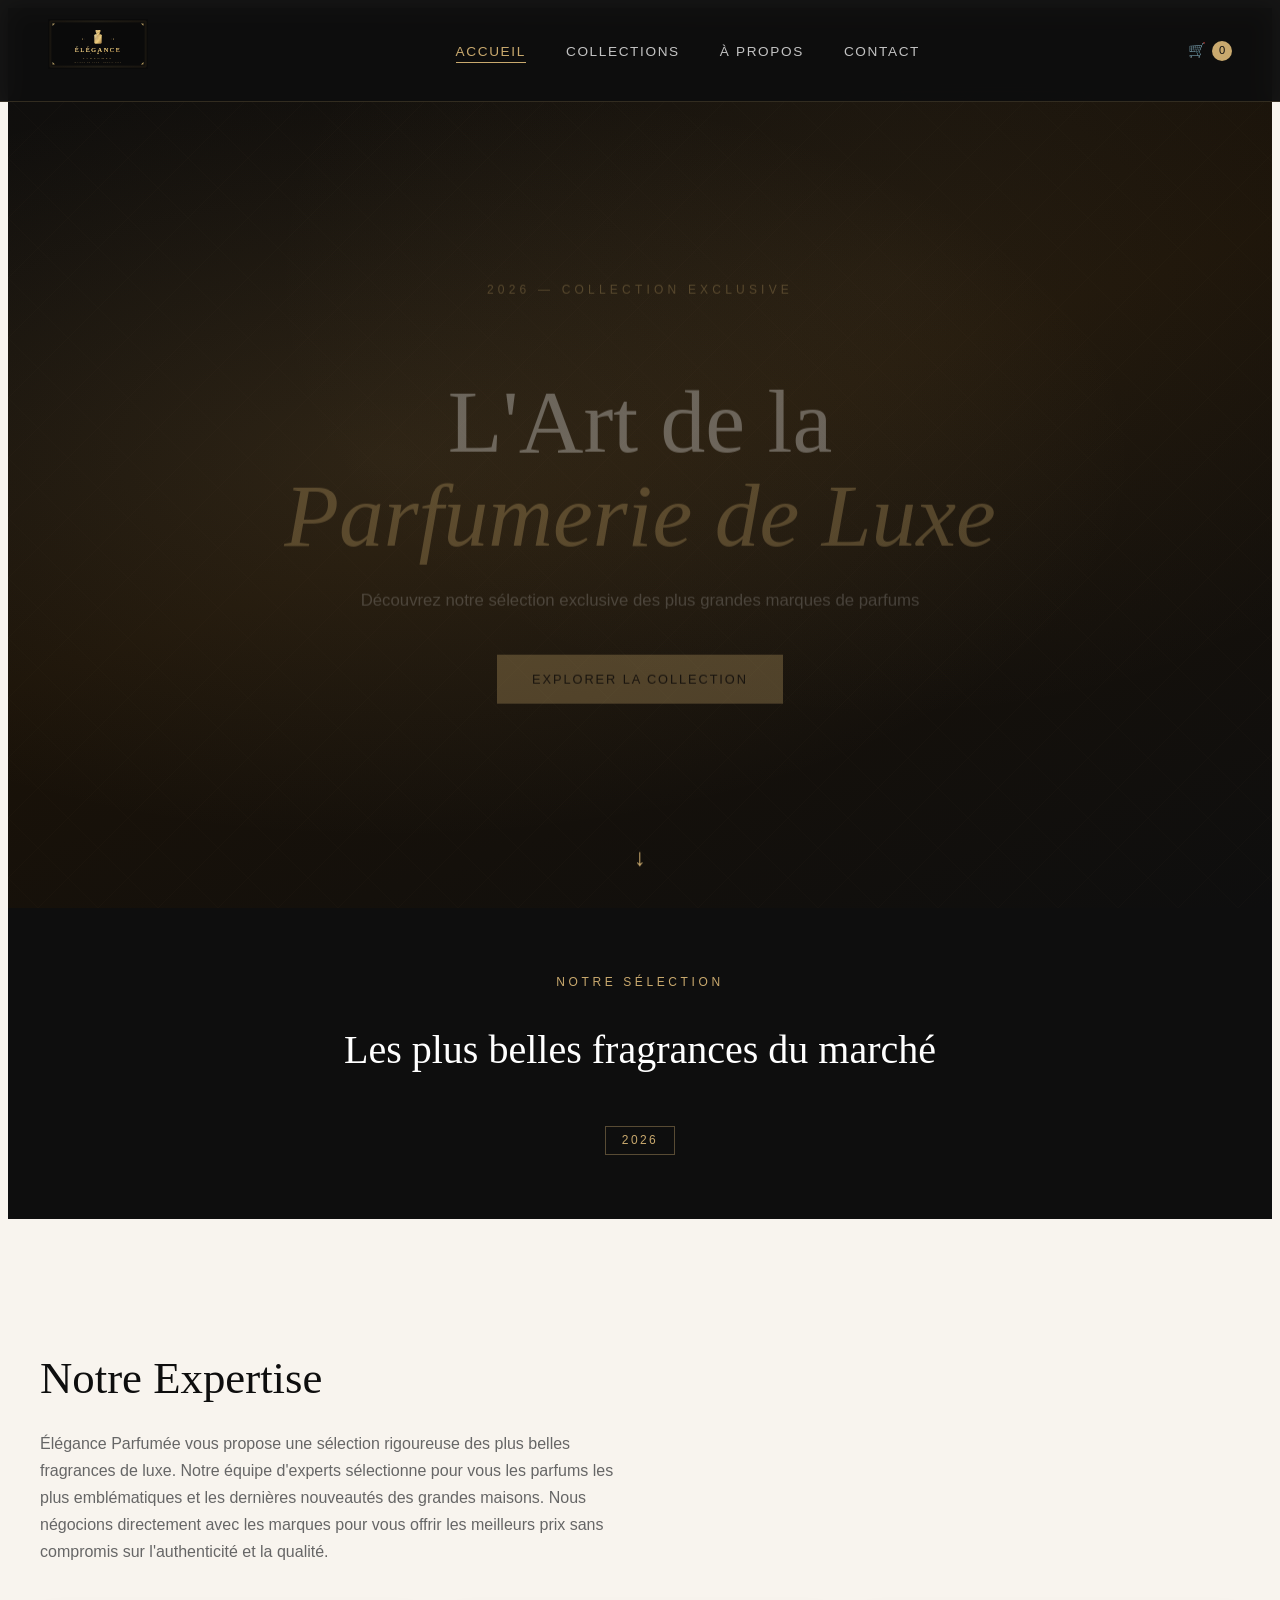
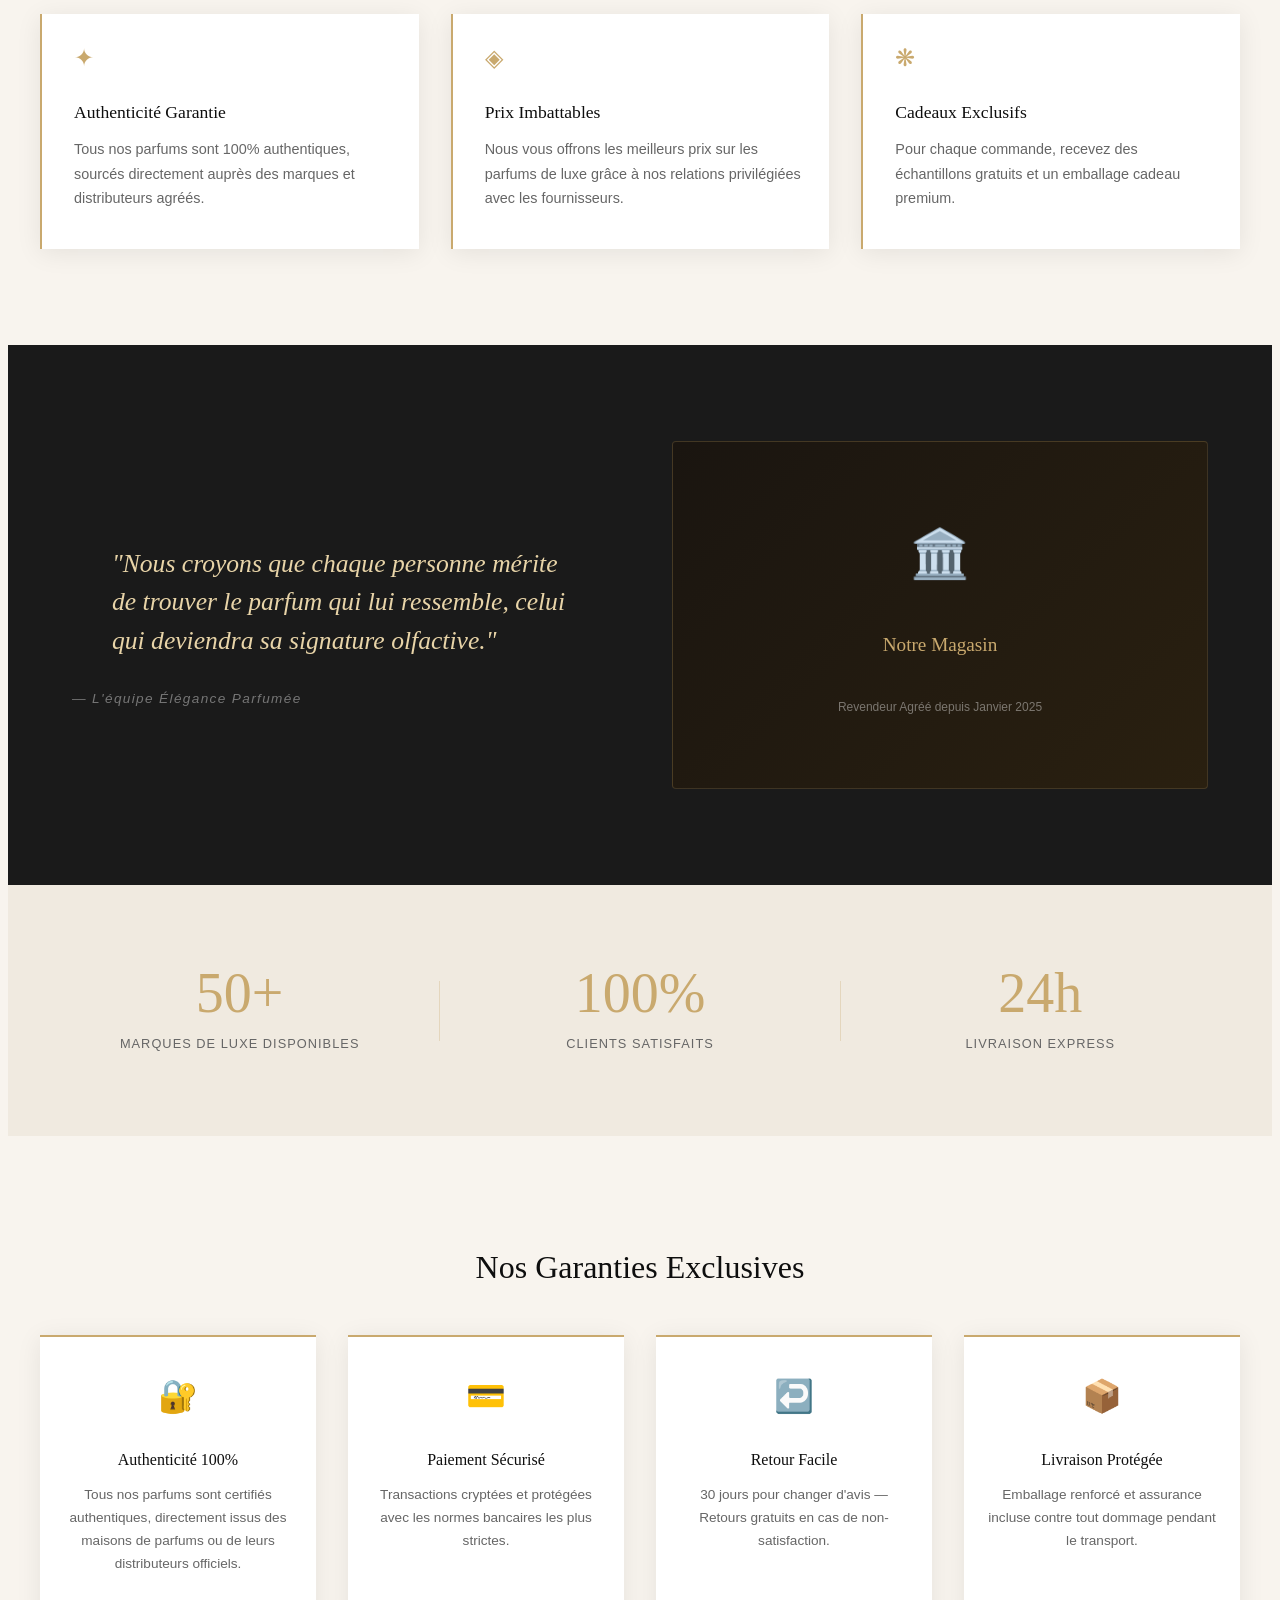
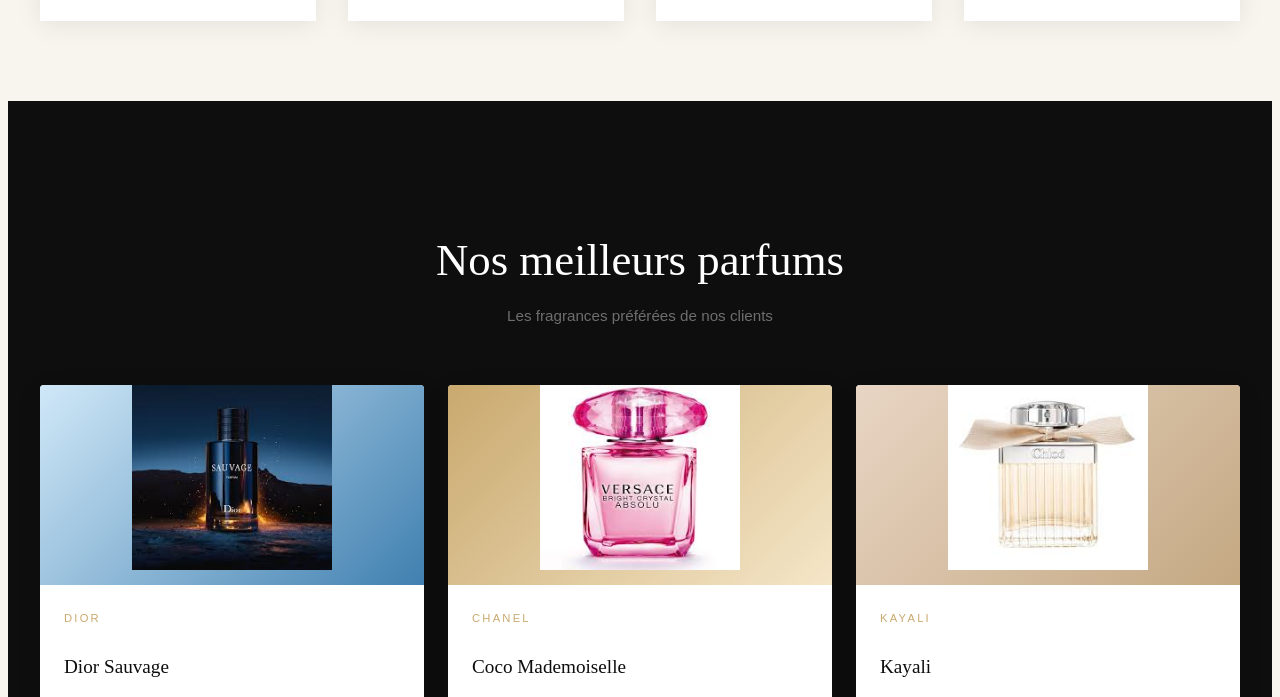
<file: index.html>
<!DOCTYPE html>
<html lang="en">
<head>
    <meta charset="UTF-8">
    <meta http-equiv="refresh" content="0; url=./projetdev.html">
    <title>Document</title>
</head>
<body>
    
</body>
</html>
</file>
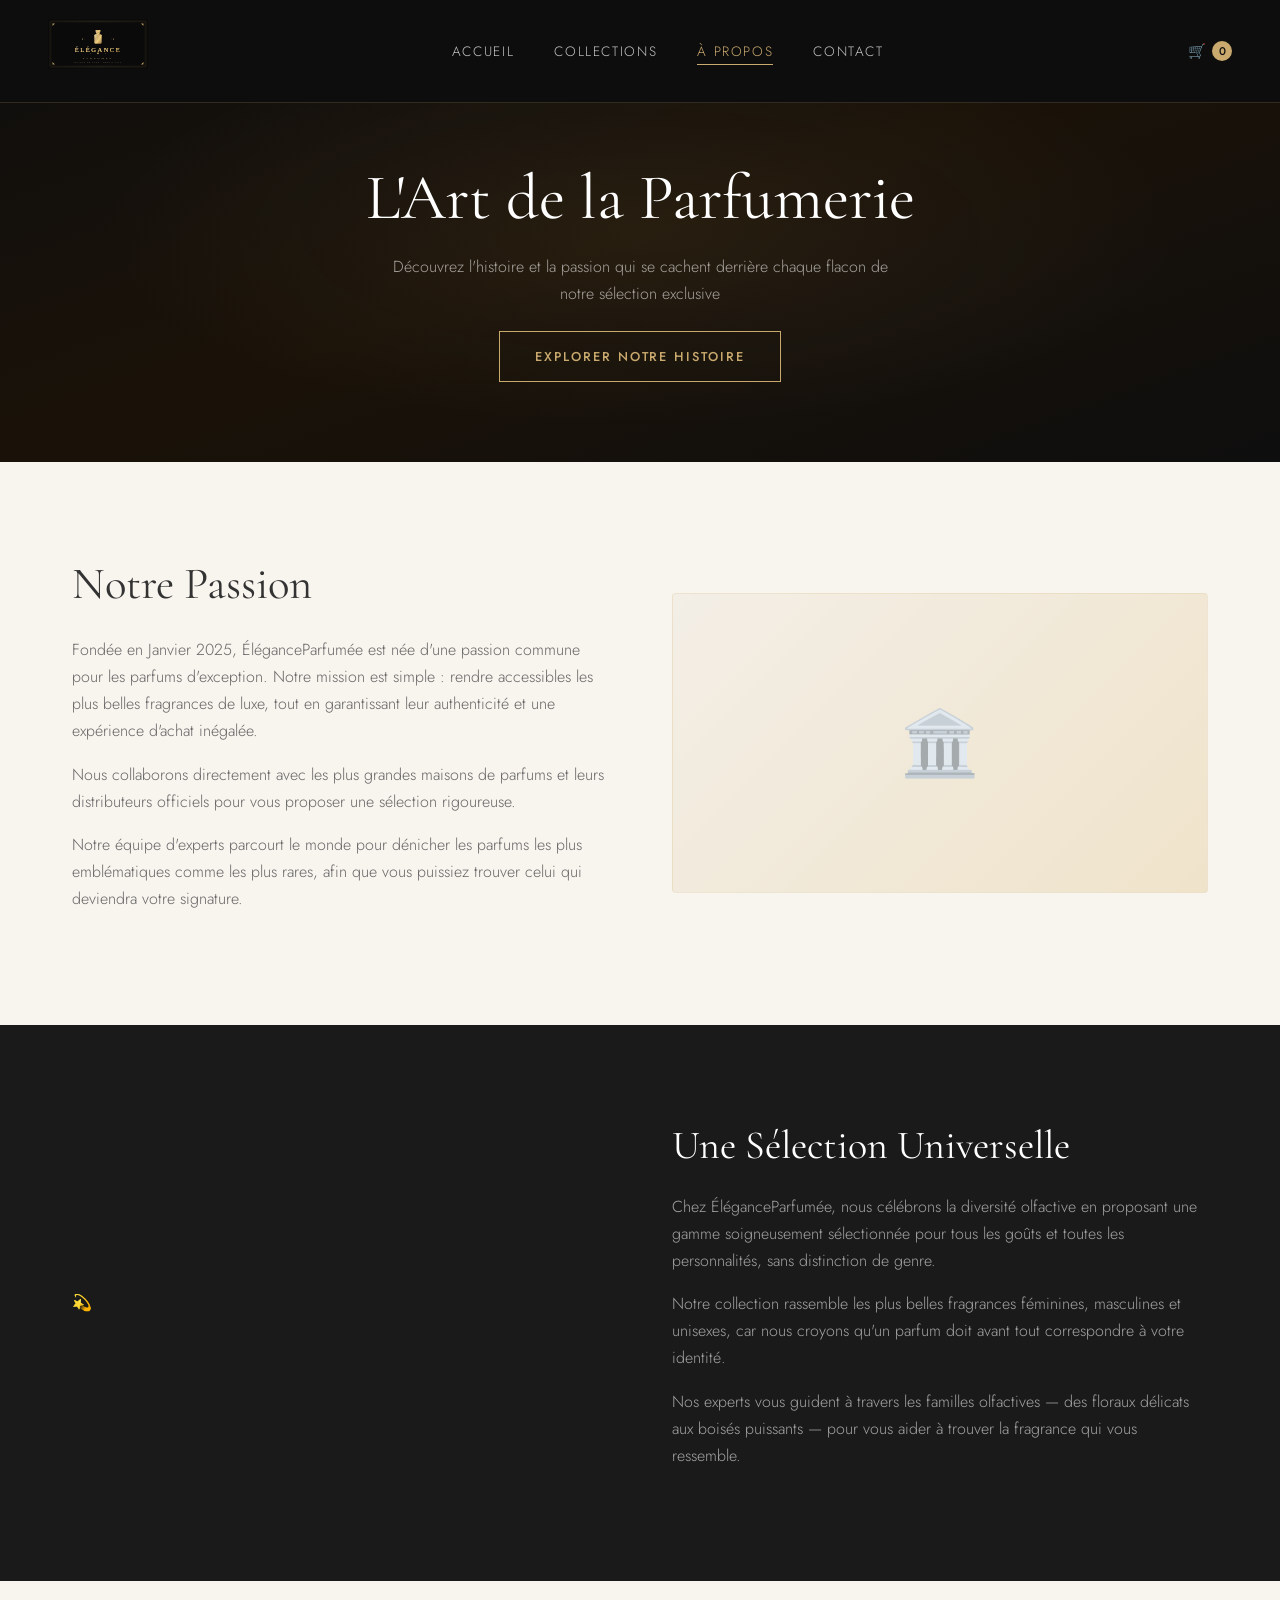
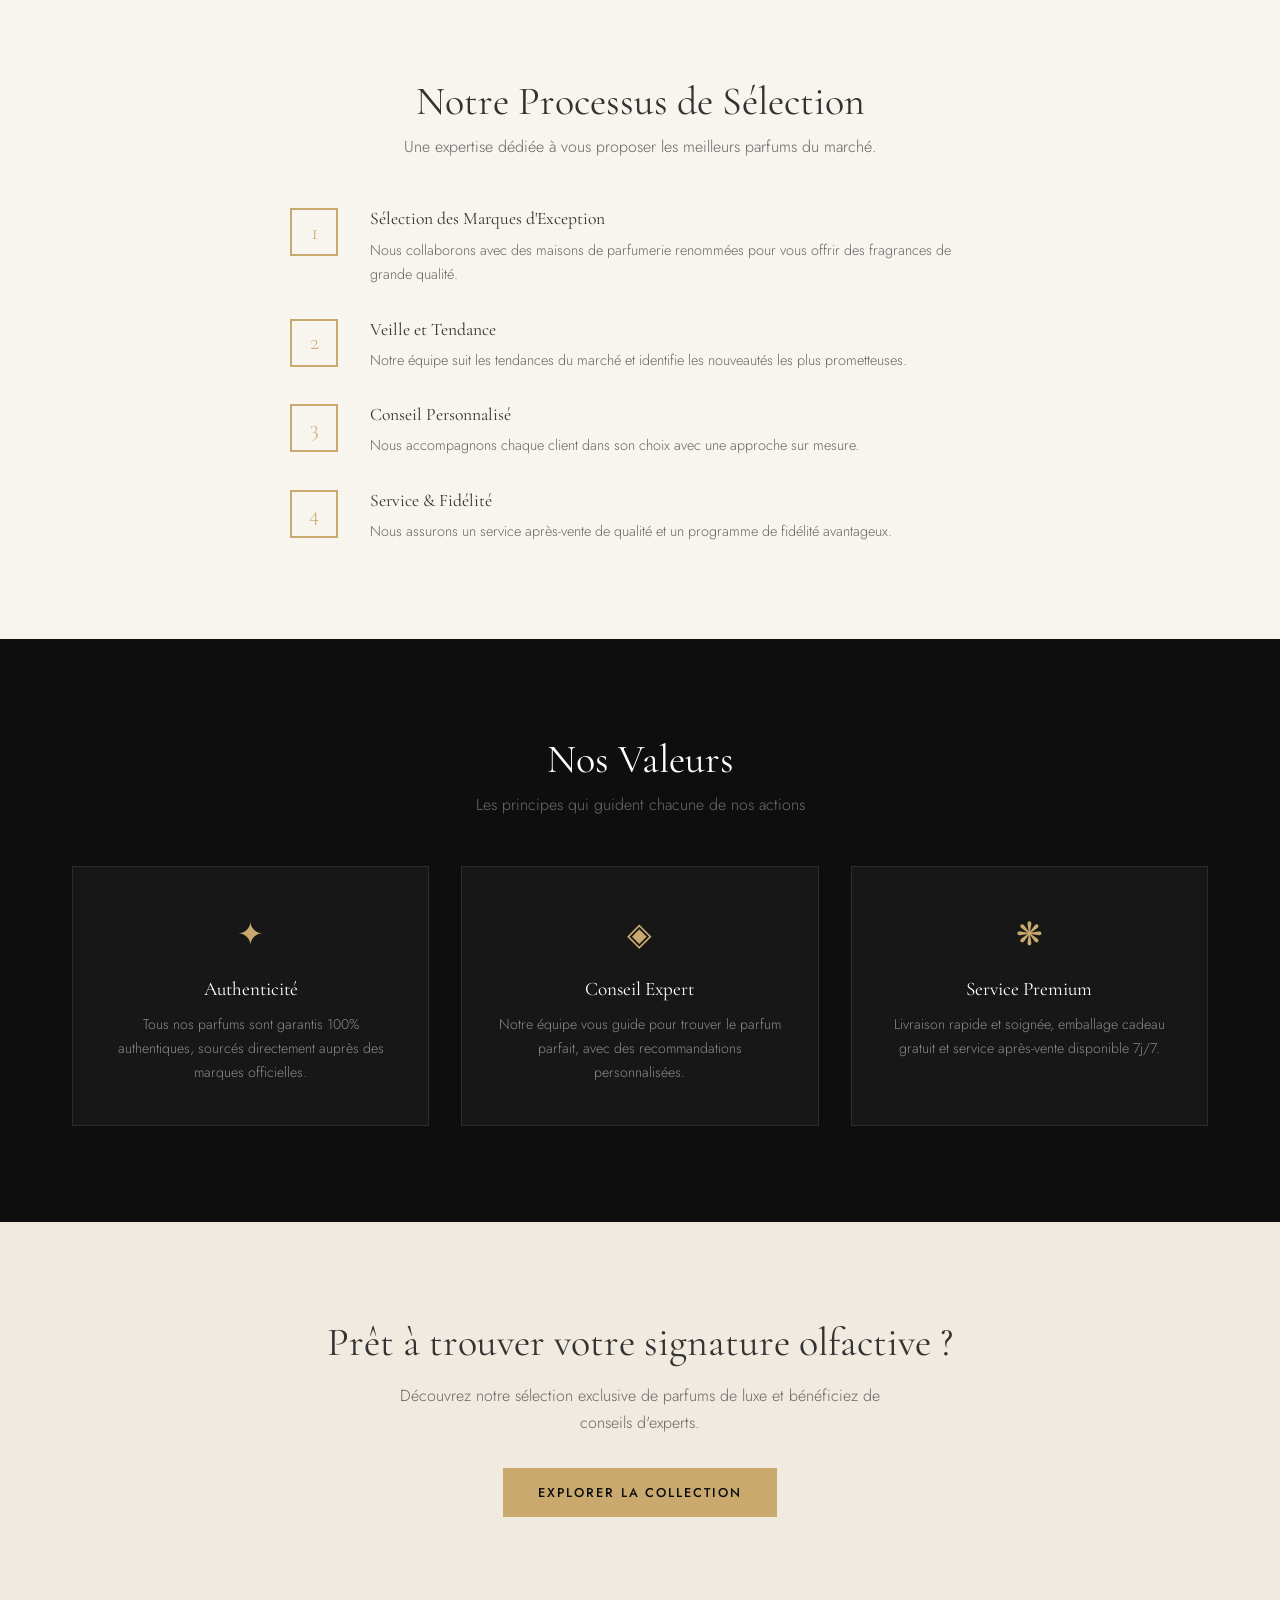
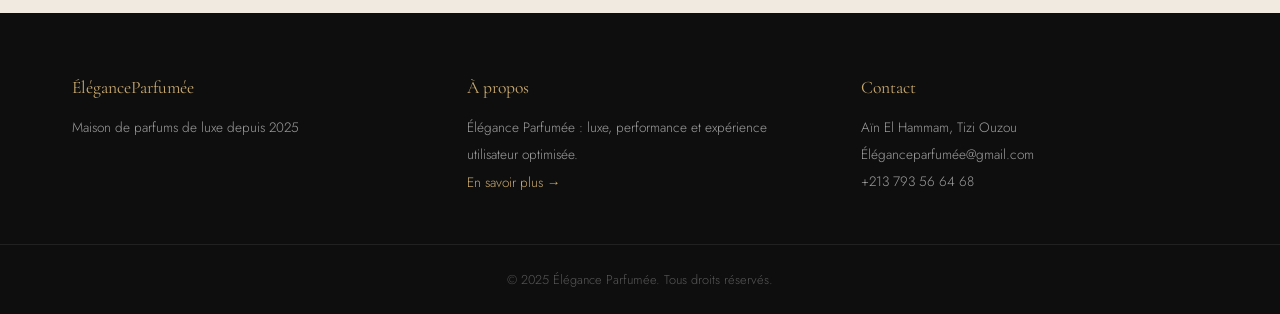
<file: apropos.html>
<!DOCTYPE html>
<html lang="fr">
<head>
  <meta charset="UTF-8" />
  <meta name="viewport" content="width=device-width, initial-scale=1.0" />
  <title>À propos - ÉléganceParfumée</title>
  <link rel="preconnect" href="https://fonts.googleapis.com">
  <link href="https://fonts.googleapis.com/css2?family=Cormorant+Garamond:ital,wght@0,300;0,400;0,600;1,300;1,400&family=Jost:wght@300;400;500&display=swap" rel="stylesheet">
  <link rel="stylesheet" href="./projetdev.css">
</head>
<body>

  <nav class="navbar">
    <a href="./projetdev.html" class="logo">  <img src="logo-elegance-parfumee-v1.svg" alt="ÉléganceParfumée" height="50"></a>
    <button class="burger" onclick="toggleMenu()">☰</button>
    <ul class="nav-links" id="navLinks">
      <li><a href="./projetdev.html">Accueil</a></li>
      <li><a href="produit.html">Collections</a></li>
      <li><a href="apropos.html" class="active">À propos</a></li>
      <li><a href="contact.html">Contact</a></li>
    </ul>
    <a href="panier.html" class="cart-icon">🛒 <span class="cart-count" id="cartCount">0</span></a>
  </nav>

  <section class="page-hero">
    <h1>L'Art de la Parfumerie</h1>
    <p>Découvrez l'histoire et la passion qui se cachent derrière chaque flacon de notre sélection exclusive</p>
    <a href="#histoire" class="btn-outline" style="margin-top:1.5rem;display:inline-block">Explorer notre histoire</a>
  </section>

  <section class="apropos-passion container" id="histoire">
    <div class="ap-text">
      <h2>Notre Passion</h2>
      <p>Fondée en Janvier 2025, ÉléganceParfumée est née d'une passion commune pour les parfums d'exception. Notre mission est simple : rendre accessibles les plus belles fragrances de luxe, tout en garantissant leur authenticité et une expérience d'achat inégalée.</p>
      <p>Nous collaborons directement avec les plus grandes maisons de parfums et leurs distributeurs officiels pour vous proposer une sélection rigoureuse.</p>
      <p>Notre équipe d'experts parcourt le monde pour dénicher les parfums les plus emblématiques comme les plus rares, afin que vous puissiez trouver celui qui deviendra votre signature.</p>
    </div>
    <div class="ap-img-placeholder">🏛️</div>
  </section>

  <section class="ap-universal">
    <div class="container ap-univ-inner">
      <div class="ap-img2-placeholder">💫</div>
      <div class="ap-univ-text">
        <h2>Une Sélection Universelle</h2>
        <p>Chez ÉléganceParfumée, nous célébrons la diversité olfactive en proposant une gamme soigneusement sélectionnée pour tous les goûts et toutes les personnalités, sans distinction de genre.</p>
        <p>Notre collection rassemble les plus belles fragrances féminines, masculines et unisexes, car nous croyons qu'un parfum doit avant tout correspondre à votre identité.</p>
        <p>Nos experts vous guident à travers les familles olfactives — des floraux délicats aux boisés puissants — pour vous aider à trouver la fragrance qui vous ressemble.</p>
      </div>
    </div>
  </section>

  <section class="ap-process container">
    <h2>Notre Processus de Sélection</h2>
    <p class="section-sub">Une expertise dédiée à vous proposer les meilleurs parfums du marché.</p>
    <div class="process-steps">
      <div class="process-step"><div class="step-num">1</div><div class="step-content"><h4>Sélection des Marques d'Exception</h4><p>Nous collaborons avec des maisons de parfumerie renommées pour vous offrir des fragrances de grande qualité.</p></div></div>
      <div class="process-step"><div class="step-num">2</div><div class="step-content"><h4>Veille et Tendance</h4><p>Notre équipe suit les tendances du marché et identifie les nouveautés les plus prometteuses.</p></div></div>
      <div class="process-step"><div class="step-num">3</div><div class="step-content"><h4>Conseil Personnalisé</h4><p>Nous accompagnons chaque client dans son choix avec une approche sur mesure.</p></div></div>
      <div class="process-step"><div class="step-num">4</div><div class="step-content"><h4>Service & Fidélité</h4><p>Nous assurons un service après-vente de qualité et un programme de fidélité avantageux.</p></div></div>
    </div>
  </section>

  <section class="ap-valeurs">
    <div class="container">
      <h2>Nos Valeurs</h2>
      <p class="section-sub">Les principes qui guident chacune de nos actions</p>
      <div class="valeurs-grid">
        <div class="valeur-card"><div class="v-icon">✦</div><h4>Authenticité</h4><p>Tous nos parfums sont garantis 100% authentiques, sourcés directement auprès des marques officielles.</p></div>
        <div class="valeur-card"><div class="v-icon">◈</div><h4>Conseil Expert</h4><p>Notre équipe vous guide pour trouver le parfum parfait, avec des recommandations personnalisées.</p></div>
        <div class="valeur-card"><div class="v-icon">❋</div><h4>Service Premium</h4><p>Livraison rapide et soignée, emballage cadeau gratuit et service après-vente disponible 7j/7.</p></div>
      </div>
    </div>
  </section>

  <section class="ap-cta">
    <h2>Prêt à trouver votre signature olfactive ?</h2>
    <p>Découvrez notre sélection exclusive de parfums de luxe et bénéficiez de conseils d'experts.</p>
    <a href="produit.html" class="btn-primary">Explorer la Collection</a>
  </section>

  <footer class="footer">
    <div class="footer-inner container">
      <div class="footer-col"><h4>ÉléganceParfumée</h4><p>Maison de parfums de luxe depuis 2025</p></div>
      <div class="footer-col"><h4>À propos</h4><p>Élégance Parfumée : luxe, performance et expérience utilisateur optimisée.</p><a href="apropos.html">En savoir plus →</a></div>
      <div class="footer-col"><h4>Contact</h4><p>Aïn El Hammam, Tizi Ouzou</p><p>Éléganceparfumée@gmail.com</p><p>+213 793 56 64 68</p></div>
    </div>
    <div class="footer-bottom">© 2025 Élégance Parfumée. Tous droits réservés.</div>
  </footer>

  <script src="projetdev.js"></script>
</body>
</html>
</file>
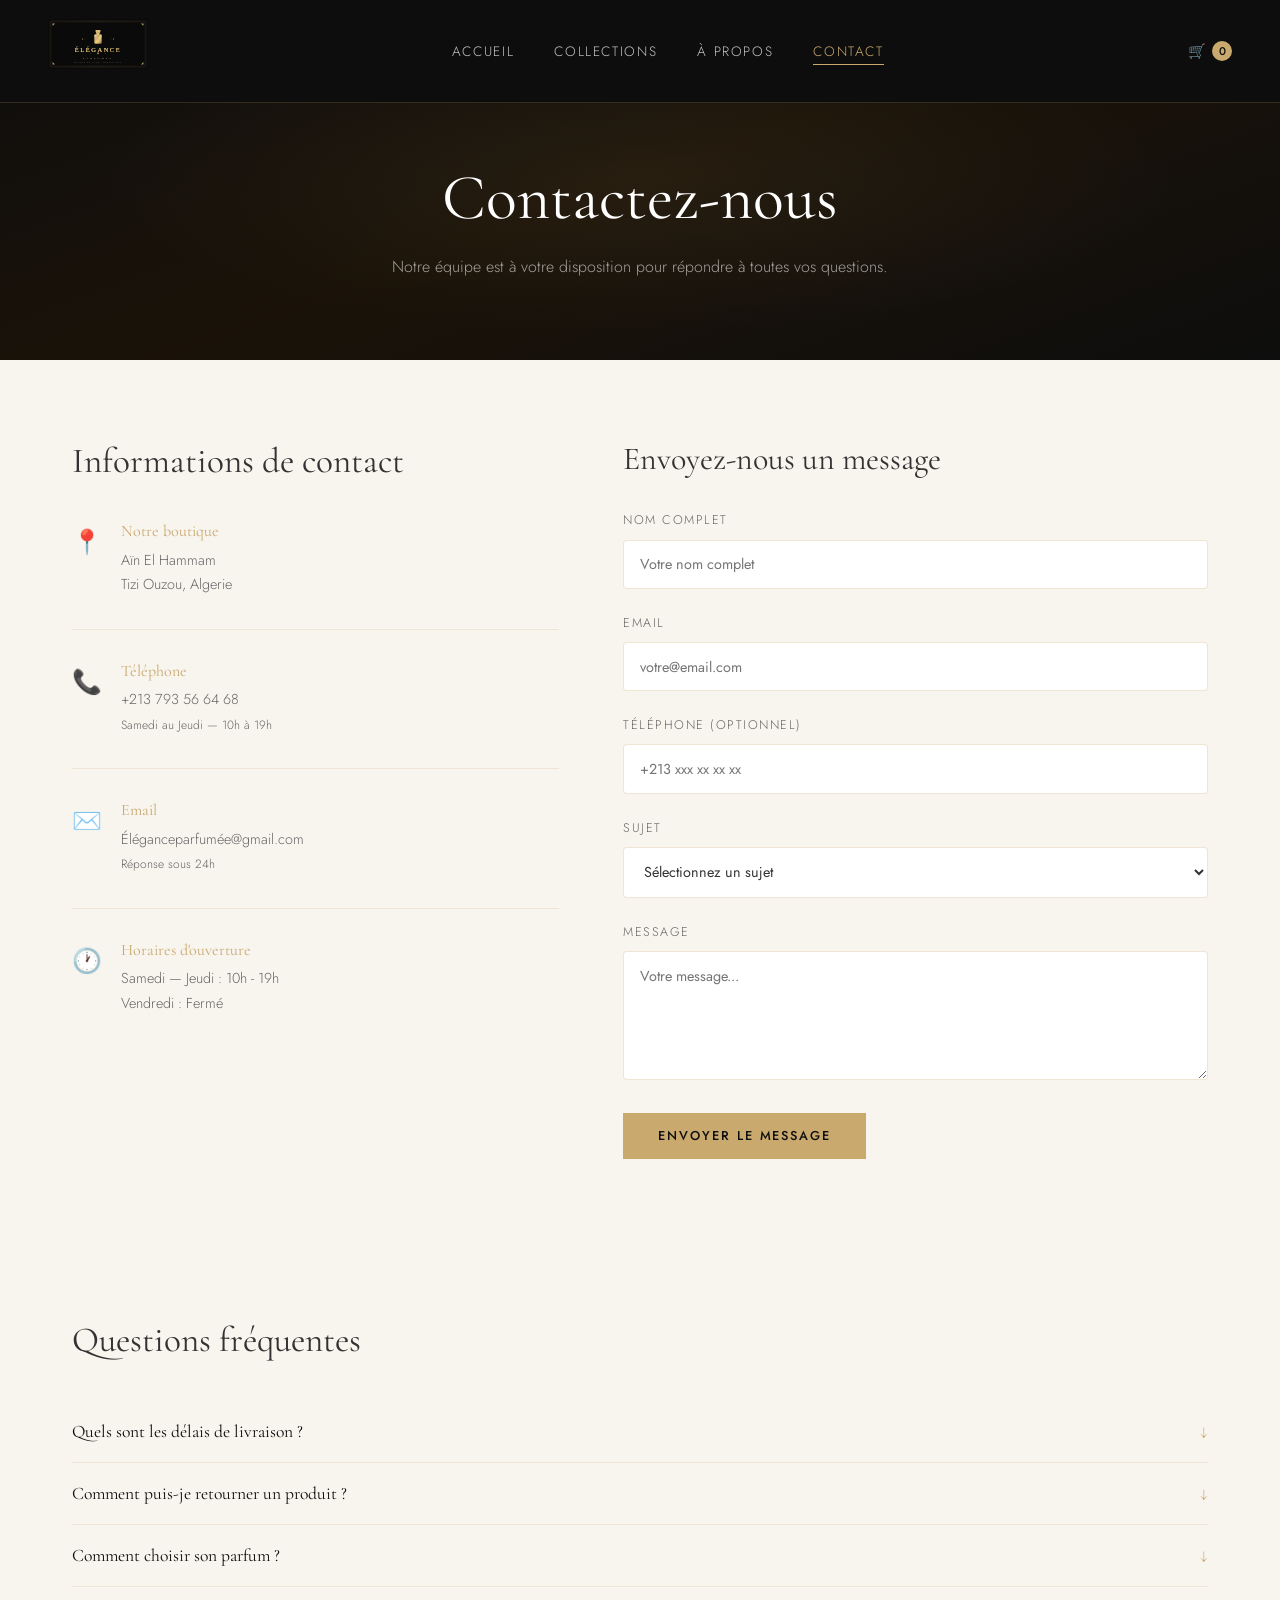
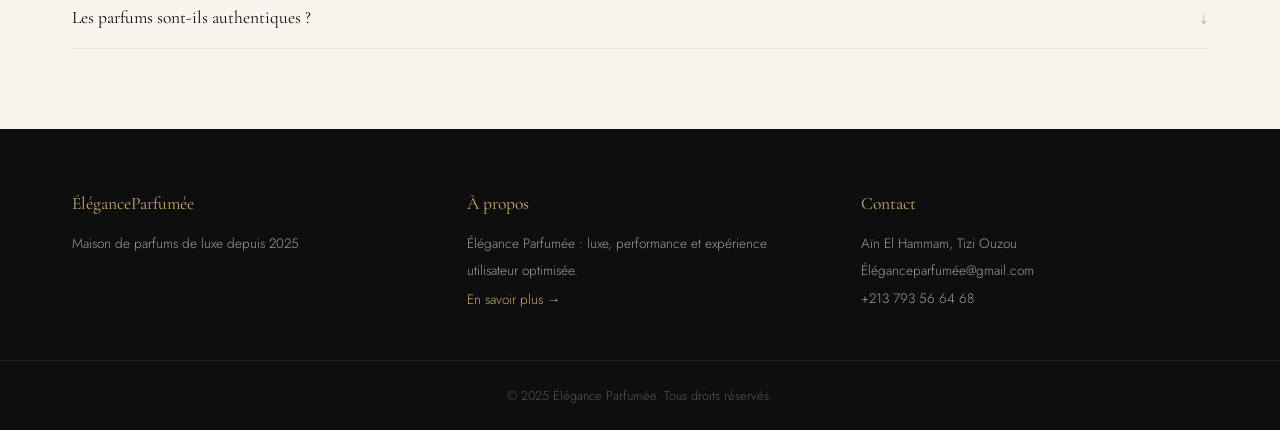
<file: contact.html>
<!DOCTYPE html>
<html lang="fr">
<head>
  <meta charset="UTF-8" />
  <meta name="viewport" content="width=device-width, initial-scale=1.0" />
  <title>Contact - ÉléganceParfumée</title>
  <link rel="preconnect" href="https://fonts.googleapis.com">
  <link href="https://fonts.googleapis.com/css2?family=Cormorant+Garamond:ital,wght@0,300;0,400;0,600;1,300;1,400&family=Jost:wght@300;400;500&display=swap" rel="stylesheet">
  <link rel="stylesheet" href="./projetdev.css">
</head>
<body>

  <nav class="navbar">
    <a href="index.html" class="logo">  <img src="logo-elegance-parfumee-v1.svg" alt="ÉléganceParfumée" height="50"></a>
    <button class="burger" onclick="toggleMenu()">☰</button>
    <ul class="nav-links" id="navLinks">
      <li><a href="./projetdev.html">Accueil</a></li>
      <li><a href="produit.html">Collections</a></li>
      <li><a href="apropos.html">À propos</a></li>
      <li><a href="contact.html" class="active">Contact</a></li>
    </ul>
    <a href="panier.html" class="cart-icon">🛒 <span class="cart-count" id="cartCount">0</span></a>
  </nav>

  <section class="page-hero">
    <h1>Contactez-nous</h1>
    <p>Notre équipe est à votre disposition pour répondre à toutes vos questions.</p>
  </section>

  <section class="contact-section">
    <div class="contact-info">
      <h2>Informations de contact</h2>
      <div class="contact-block"><div class="c-icon">📍</div><div><h4>Notre boutique</h4><p> Aïn El Hammam<br>Tizi Ouzou, Algerie</p></div></div>
      <div class="contact-block"><div class="c-icon">📞</div><div><h4>Téléphone</h4><p>+213 793 56 64 68</p><p><small>Samedi au Jeudi — 10h à 19h</small></p></div></div>
      <div class="contact-block"><div class="c-icon">✉️</div><div><h4>Email</h4><p>Éléganceparfumée@gmail.com</p><p><small>Réponse sous 24h</small></p></div></div>
      <div class="contact-block"><div class="c-icon">🕐</div><div><h4>Horaires d'ouverture</h4><p>Samedi — Jeudi : 10h - 19h</p><p>Vendredi : Fermé</p></div></div>
    </div>
    <div class="contact-form-wrap">
      <h2>Envoyez-nous un message</h2>
      <div class="form-group"><label>Nom complet</label><input type="text" placeholder="Votre nom complet"/></div>
      <div class="form-group"><label>Email</label><input type="email" placeholder="votre@email.com"/></div>
      <div class="form-group"><label>Téléphone (optionnel)</label><input type="tel" placeholder="+213 xxx xx xx xx"/></div>
      <div class="form-group"><label>Sujet</label>
        <select>
          <option value="">Sélectionnez un sujet</option>
          <option>Question sur un produit</option>
          <option>Suivi de commande</option>
          <option>Retour/Échange</option>
          <option>Autre demande</option>
        </select>
      </div>
      <div class="form-group"><label>Message</label><textarea rows="5" placeholder="Votre message..."></textarea></div>
      <button class="btn-primary" onclick="sendMessage()">Envoyer le message</button>
      <div id="formSuccess" style="display:none;color:#c9a96e;margin-top:1rem;font-family:'Cormorant Garamond',serif;font-style:italic">
        ✓ Message envoyé avec succès. Nous vous répondrons sous 24h.
      </div>
    </div>
  </section>

  <section class="faq container">
    <h2>Questions fréquentes</h2>
    <div class="faq-list">
      <div class="faq-item"><button class="faq-q" onclick="toggleFaq(this)">Quels sont les délais de livraison ?<span class="faq-arrow">↓</span></button><div class="faq-a"><p>Nous expédions les commandes sous 24h ouvrées. Les délais de livraison sont de 2 à 3 jours ouvrés en standard.</p></div></div>
      <div class="faq-item"><button class="faq-q" onclick="toggleFaq(this)">Comment puis-je retourner un produit ?<span class="faq-arrow">↓</span></button><div class="faq-a"><p>Vous disposez de 14 jours à réception pour effectuer un retour. Contactez notre service client pour obtenir un numéro de retour.</p></div></div>
      <div class="faq-item"><button class="faq-q" onclick="toggleFaq(this)">Comment choisir son parfum ?<span class="faq-arrow">↓</span></button><div class="faq-a"><p>Notre équipe d'experts est à votre disposition par téléphone ou en boutique. Nous proposons aussi des échantillons gratuits avec chaque commande.</p></div></div>
      <div class="faq-item"><button class="faq-q" onclick="toggleFaq(this)">Les parfums sont-ils authentiques ?<span class="faq-arrow">↓</span></button><div class="faq-a"><p>Absolument. Nous travaillons exclusivement avec les marques et leurs distributeurs officiels. Chaque flacon est garanti authentique.</p></div></div>
    </div>
  </section>

  <footer class="footer">
    <div class="footer-inner container">
      <div class="footer-col"><h4>ÉléganceParfumée</h4><p>Maison de parfums de luxe depuis 2025</p></div>
      <div class="footer-col"><h4>À propos</h4><p>Élégance Parfumée : luxe, performance et expérience utilisateur optimisée.</p><a href="apropos.html">En savoir plus →</a></div>
      <div class="footer-col"><h4>Contact</h4><p>Aïn El Hammam, Tizi Ouzou</p><p>Éléganceparfumée@gmail.com</p><p>+213 793 56 64 68</p></div>
    </div>
    <div class="footer-bottom">© 2025 Élégance Parfumée. Tous droits réservés.</div>
  </footer>

  <script src="./projetdev.js"></script>
</body>
</html>
</file>
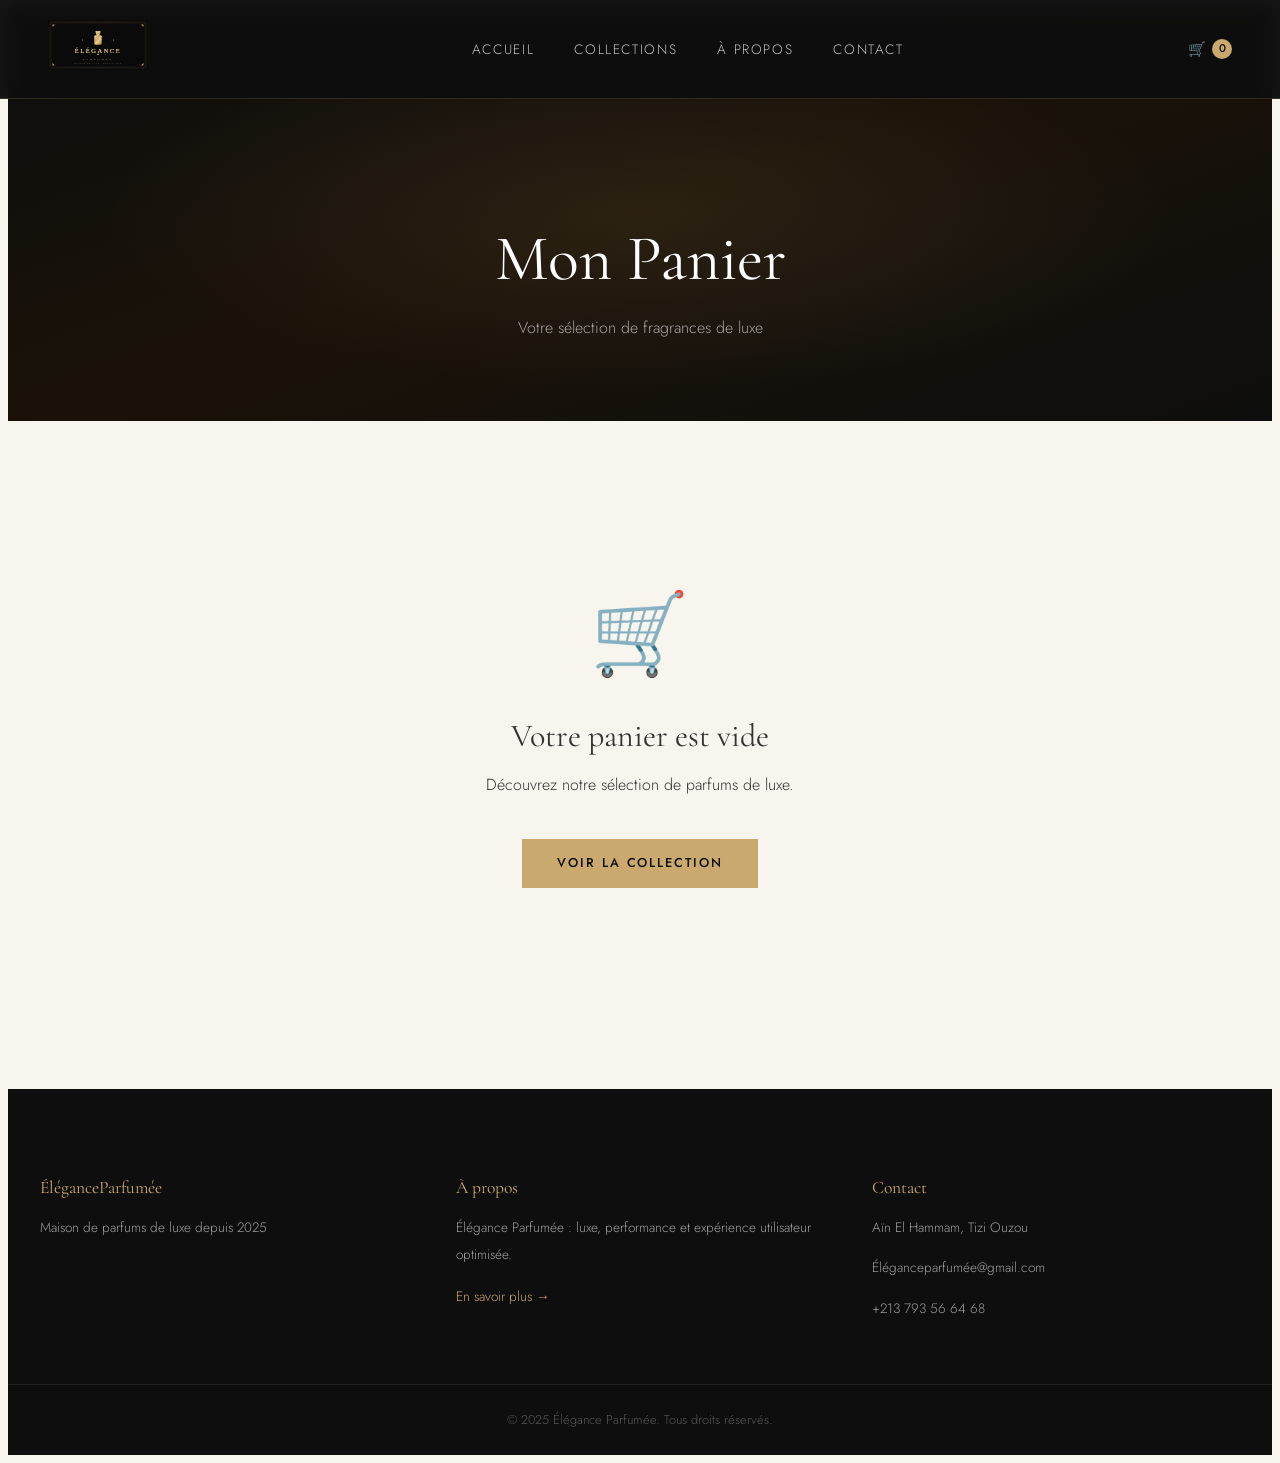
<file: panier.html>
<!DOCTYPE html>
<html lang="fr">
<head>
  <meta charset="UTF-8" />
  <meta name="viewport" content="width=device-width, initial-scale=1.0" />
  <title>Panier - ÉléganceParfumée</title>
  <link rel="preconnect" href="https://fonts.googleapis.com">
  <link href="https://fonts.googleapis.com/css2?family=Cormorant+Garamond:ital,wght@0,300;0,400;0,600;1,300;1,400&family=Jost:wght@300;400;500&display=swap" rel="stylesheet">
  <link rel="stylesheet" href="style.css">
</head>
<body>

  <nav class="navbar">
    <a href="./projetdev.html class="logo">  <img src="logo-elegance-parfumee-v1.svg" alt="ÉléganceParfumée" height="50"></a>
    <button class="burger" onclick="toggleMenu()">☰</button>
    <ul class="nav-links" id="navLinks">
      <li><a href="./projetdev.html">Accueil</a></li>
      <li><a href="produit.html">Collections</a></li>
      <li><a href="apropos.html">À propos</a></li>
      <li><a href="contact.html">Contact</a></li>
    </ul>
    <a href="panier.html" class="cart-icon">🛒 <span class="cart-count" id="cartCount">0</span></a>
  </nav>

  <section class="page-hero">
    <h1>Mon Panier</h1>
    <p>Votre sélection de fragrances de luxe</p>
  </section>

  <section class="panier-section container">
    <div id="cartEmpty" style="text-align:center;padding:5rem 0">
      <div style="font-size:5rem">🛒</div>
      <h3 style="font-family:'Cormorant Garamond',serif;font-size:2rem;margin:1rem 0">Votre panier est vide</h3>
      <p>Découvrez notre sélection de parfums de luxe.</p>
      <a href="produit.html" class="btn-primary" style="margin-top:1.5rem;display:inline-block">Voir la Collection</a>
    </div>
    <div id="cartContent" style="display:none">
      <div class="cart-items" id="cartItems"></div>
      <div class="cart-summary">
        <h3>Résumé de la commande</h3>
        <div class="summary-row"><span>Sous-total</span><span id="subtotal">0 DA</span></div>
        <div class="summary-row"><span>Livraison</span><span>Gratuite</span></div>
        <div class="summary-row total-row"><span>Total</span><span id="total">0 DA</span></div>
        <button class="btn-primary" style="width:100%;margin-top:1rem" onclick="checkout()">Commander</button>
        <a href="produit.html" class="btn-outline" style="width:100%;margin-top:0.75rem;display:block;text-align:center;box-sizing:border-box">Continuer les achats</a>
        <div id="orderSuccess" style="display:none;color:#c9a96e;margin-top:1rem;text-align:center;font-family:'Cormorant Garamond',serif;font-style:italic">
          ✓ Commande confirmée ! Nous vous contacterons bientôt.
        </div>
      </div>
    </div>
  </section>

  <footer class="footer">
    <div class="footer-inner container">
      <div class="footer-col"><h4>ÉléganceParfumée</h4><p>Maison de parfums de luxe depuis 2025</p></div>
      <div class="footer-col"><h4>À propos</h4><p>Élégance Parfumée : luxe, performance et expérience utilisateur optimisée.</p><a href="apropos.html">En savoir plus →</a></div>
      <div class="footer-col"><h4>Contact</h4><p>Aïn El Hammam, Tizi Ouzou</p><p>Éléganceparfumée@gmail.com</p><p>+213 793 56 64 68</p></div>
    </div>
    <div class="footer-bottom">© 2025 Élégance Parfumée. Tous droits réservés.</div>
  </footer>

  <script src="projetdev.js"></script>
  <script>
    window.addEventListener('DOMContentLoaded', renderCart);

    function renderCart() {
      const cart = JSON.parse(localStorage.getItem('cart') || '[]');
      const empty = document.getElementById('cartEmpty');
      const content = document.getElementById('cartContent');
      const items = document.getElementById('cartItems');
      if (cart.length === 0) { empty.style.display = 'block'; content.style.display = 'none'; return; }
      empty.style.display = 'none'; content.style.display = 'flex';
      let html = '', total = 0;
      cart.forEach((item, i) => {
        total += item.price * item.qty;
        html += `<div class="cart-item">
          <div class="ci-emoji">🌸</div>
          <div class="ci-info"><h4>${item.name}</h4><p>${item.price.toLocaleString()} DA × ${item.qty}</p></div>
          <div class="ci-actions">
            <button class="qty-btn" onclick="updateCartQty(${i},-1)">−</button>
            <span class="qty">${item.qty}</span>
            <button class="qty-btn" onclick="updateCartQty(${i},1)">+</button>
            <button class="remove-btn" onclick="removeFromCart(${i})">✕</button>
          </div>
          <div class="ci-price">${(item.price * item.qty).toLocaleString()} DA</div>
        </div>`;
      });
      items.innerHTML = html;
      document.getElementById('subtotal').textContent = total.toLocaleString() + ' DA';
      document.getElementById('total').textContent = total.toLocaleString() + ' DA';
    }

    function updateCartQty(i, d) {
      const cart = JSON.parse(localStorage.getItem('cart') || '[]');
      cart[i].qty += d;
      if (cart[i].qty <= 0) cart.splice(i, 1);
      localStorage.setItem('cart', JSON.stringify(cart));
      renderCart(); updateCartCount();
    }

    function removeFromCart(i) {
      const cart = JSON.parse(localStorage.getItem('cart') || '[]');
      cart.splice(i, 1);
      localStorage.setItem('cart', JSON.stringify(cart));
      renderCart(); updateCartCount();
    }

    function checkout() {
      document.getElementById('orderSuccess').style.display = 'block';
      setTimeout(() => { localStorage.removeItem('cart'); renderCart(); updateCartCount(); }, 3000);
    }
  </script>
</body>
</html>
</file>
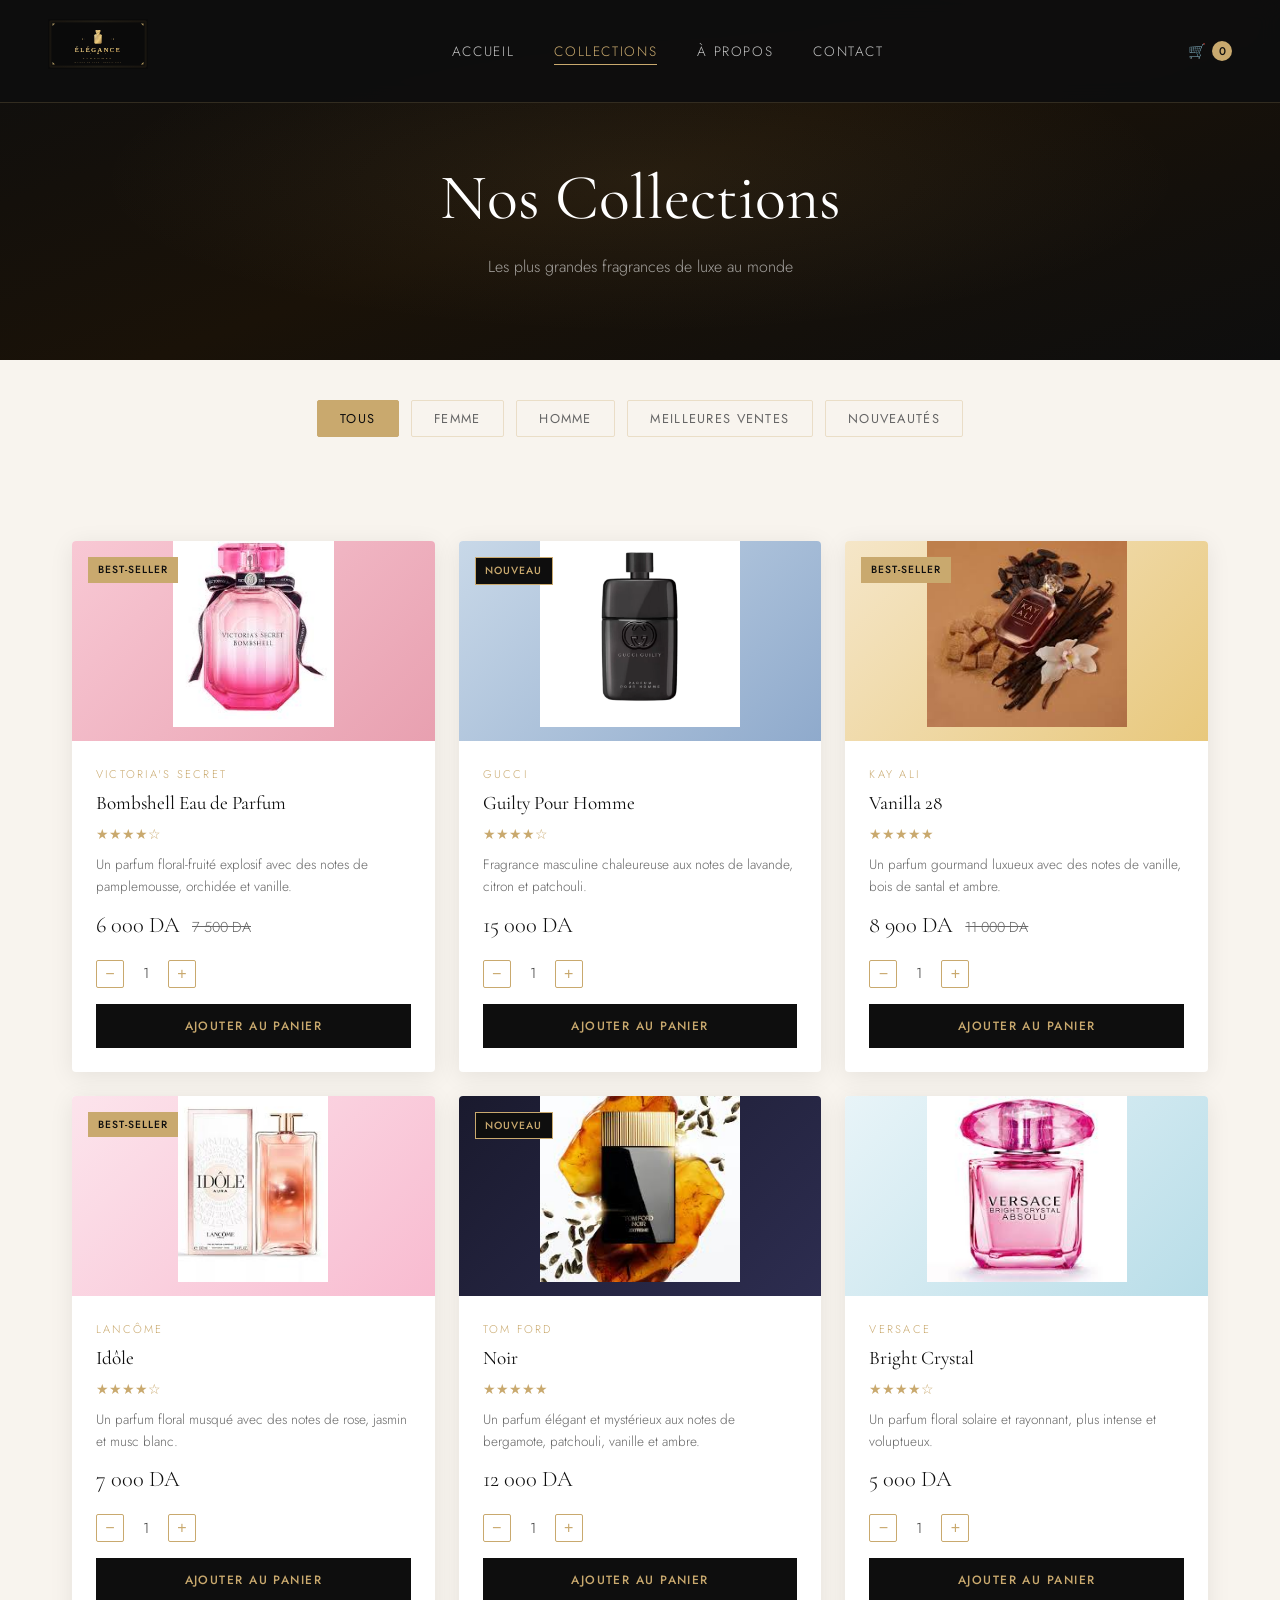
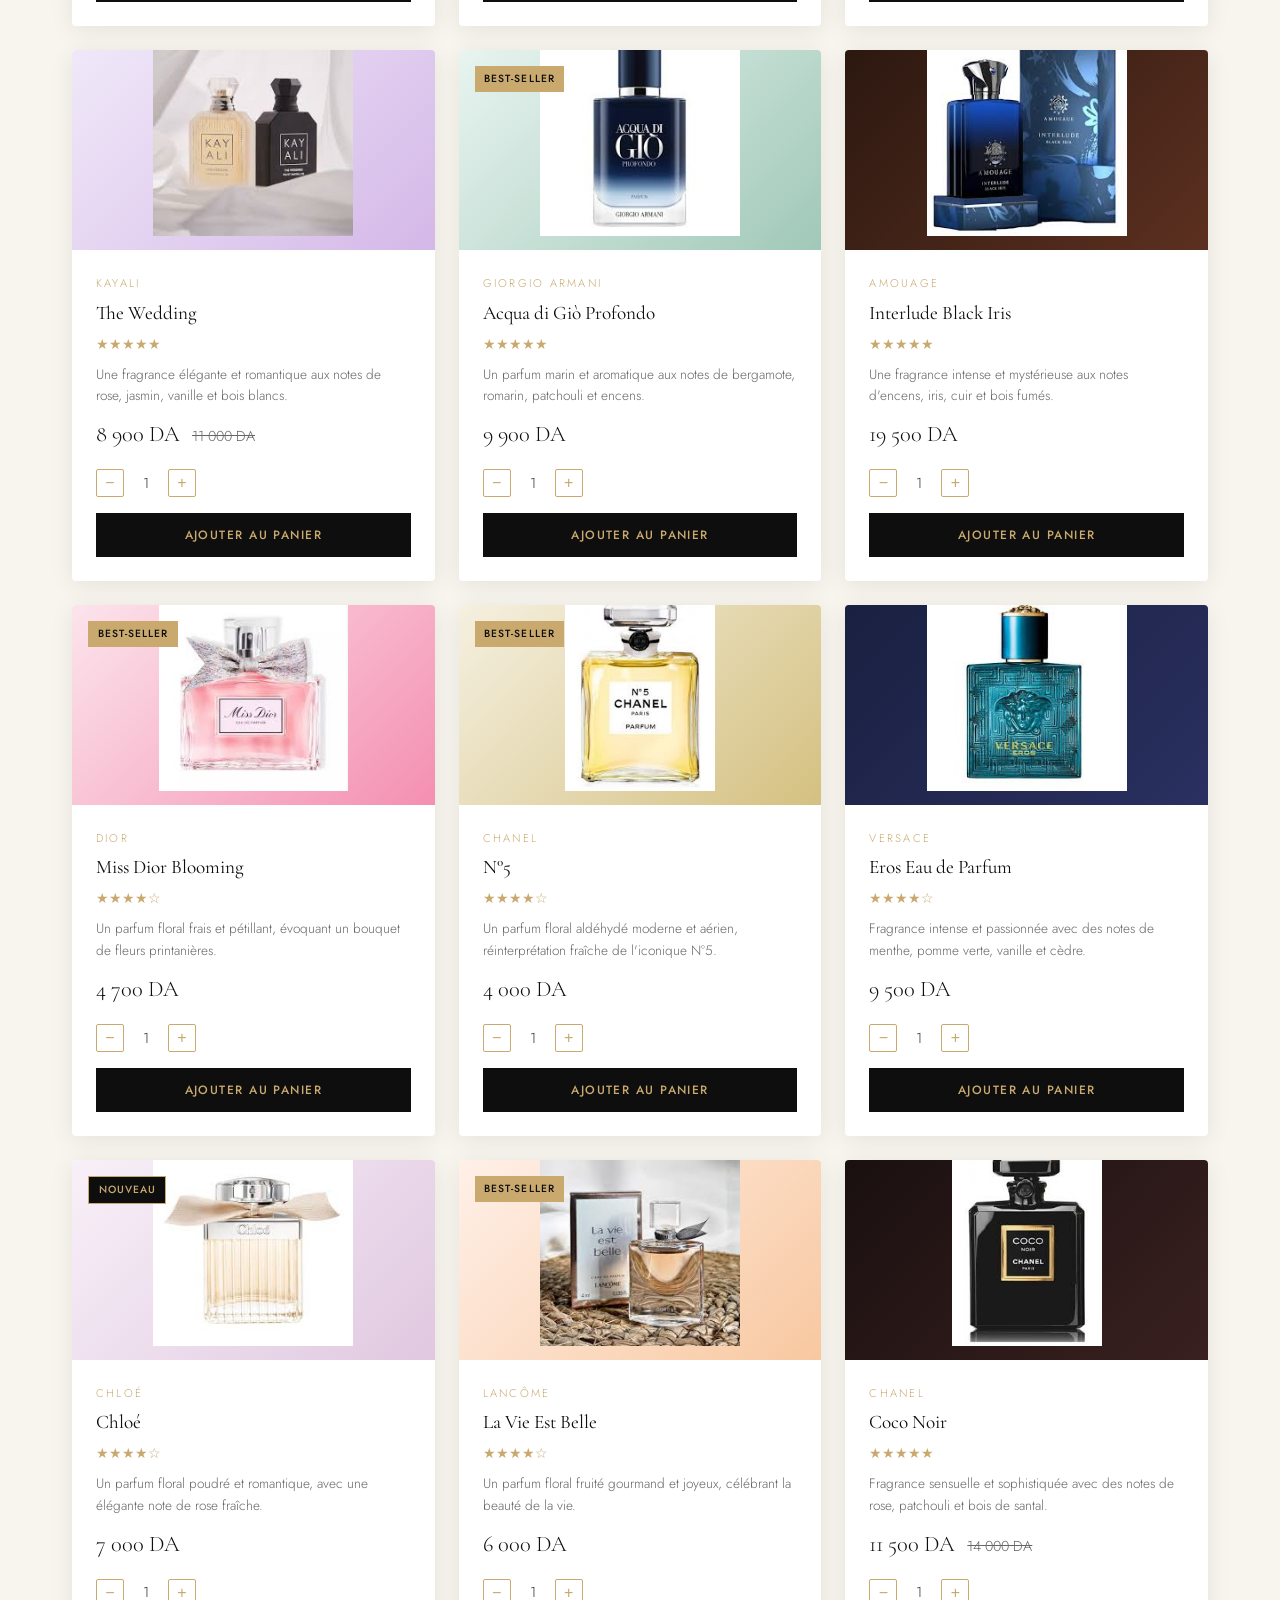
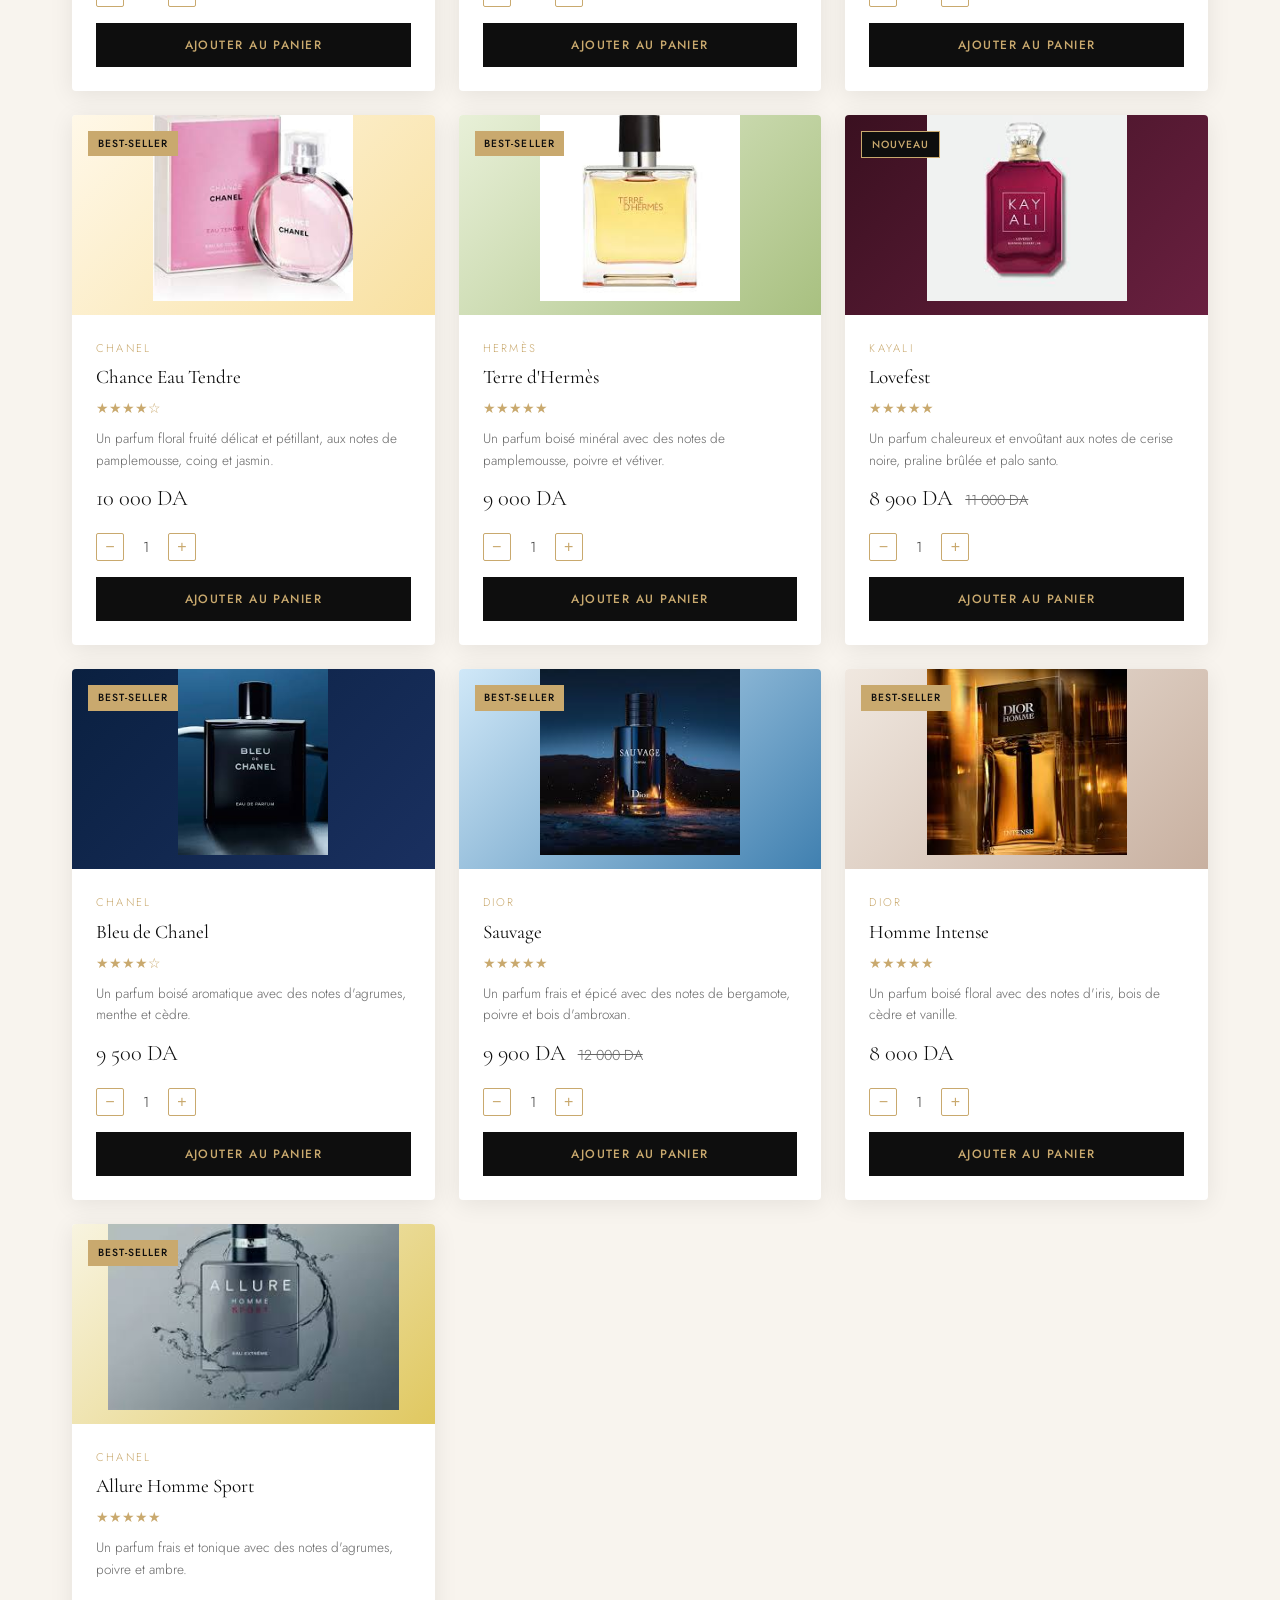
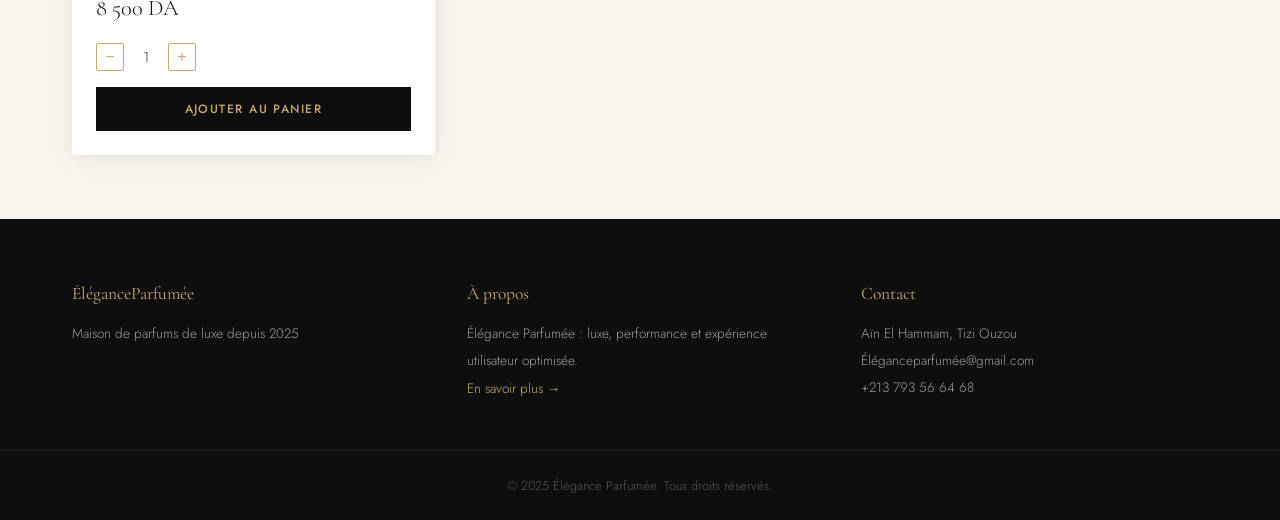
<file: produit.html>
<!DOCTYPE html>
<html lang="fr">
<head>
  <meta charset="UTF-8" />
  <meta name="viewport" content="width=device-width, initial-scale=1.0" />
  <title>Collections - ÉléganceParfumée</title>
  <link rel="preconnect" href="https://fonts.googleapis.com">
  <link href="https://fonts.googleapis.com/css2?family=Cormorant+Garamond:ital,wght@0,300;0,400;0,600;1,300;1,400&family=Jost:wght@300;400;500&display=swap" rel="stylesheet">
  <link rel="stylesheet" href="./projetdev.css">
</head>
<body>

  <nav class="navbar">
    <a href="index.html" class="logo">  <img src="logo-elegance-parfumee-v1.svg" alt="ÉléganceParfumée" height="50"></a>
    <button class="burger" onclick="toggleMenu()">☰</button>
    <ul class="nav-links" id="navLinks">
      <li><a href="./projetdev.html">Accueil</a></li>
      <li><a href="produit.html" class="active">Collections</a></li>
      <li><a href="apropos.html">À propos</a></li>
      <li><a href="contact.html">Contact</a></li>
    </ul>
    <a href="panier.html" class="cart-icon">🛒 <span class="cart-count" id="cartCount">0</span></a>
  </nav>

  <section class="page-hero">
    <h1>Nos Collections</h1>
    <p>Les plus grandes fragrances de luxe au monde</p>
  </section>

  <div class="filters container">
    <button class="filter-btn active" onclick="filterProducts('all',this)">Tous</button>
    <button class="filter-btn" onclick="filterProducts('femme',this)">Femme</button>
    <button class="filter-btn" onclick="filterProducts('homme',this)">Homme</button>
    <button class="filter-btn" onclick="filterProducts('bestseller',this)">Meilleures ventes</button>
    <button class="filter-btn" onclick="filterProducts('nouveau',this)">Nouveautés</button>
  </div>

  <section class="collection container">
    <div class="products-grid" id="productsGrid">

      <div class="product-card" data-cat="femme bestseller">
        <div class="product-badge">Best-seller</div>
        <div class="product-img-wrap"><div class="product-img-placeholder" style="background:linear-gradient(135deg,#f8c8d4,#e8a0b0)"><span class="perfume-emoji"><img src="./Bombshell Eau de Parfum.jpg" alt="" style="width: 100%;height: 200px;object-fit: cover;"></span></div></div>
        <div class="product-info">
          <div class="brand">Victoria's Secret</div><h3>Bombshell Eau de Parfum</h3>
          <div class="stars">★★★★☆</div>
          <p>Un parfum floral-fruité explosif avec des notes de pamplemousse, orchidée et vanille.</p>
          <div class="price-row"><span class="price">6 000 DA</span><span class="price-old">7 500 DA</span></div>
          <div class="qty-row"><button class="qty-btn" onclick="changeQty(this,-1)">−</button><span class="qty">1</span><button class="qty-btn" onclick="changeQty(this,1)">+</button></div>
          <button class="btn-add" onclick="addToCartQty(this,'Bombshell',6000)">Ajouter au panier</button>
        </div>
      </div>

      <div class="product-card" data-cat="homme nouveau">
        <div class="product-badge nouveau">Nouveau</div>
        <div class="product-img-wrap"><div class="product-img-placeholder" style="background:linear-gradient(135deg,#c8d8e8,#8faacc)"><span class="perfume-emoji"><img src="Sans-titre-123.webp" alt="" style="width: 100%;height: 200px;object-fit: cover;"></span></div></div>
        <div class="product-info">
          <div class="brand">Gucci</div><h3>Guilty Pour Homme</h3>
          <div class="stars">★★★★☆</div>
          <p>Fragrance masculine chaleureuse aux notes de lavande, citron et patchouli.</p>
          <div class="price-row"><span class="price">15 000 DA</span></div>
          <div class="qty-row"><button class="qty-btn" onclick="changeQty(this,-1)">−</button><span class="qty">1</span><button class="qty-btn" onclick="changeQty(this,1)">+</button></div>
          <button class="btn-add" onclick="addToCartQty(this,'Gucci Guilty',15000)">Ajouter au panier</button>
        </div>
      </div>

      <div class="product-card" data-cat="femme bestseller">
        <div class="product-badge">Best-seller</div>
        <div class="product-img-wrap"><div class="product-img-placeholder" style="background:linear-gradient(135deg,#f5e6c8,#e8c87c)"><span class="perfume-emoji"><img src="./vanilla 28.jpg" alt="" style="width: 100%;height: 200px;object-fit: cover;"></span></div></div>
        <div class="product-info">
          <div class="brand">Kay Ali</div><h3>Vanilla 28</h3>
          <div class="stars">★★★★★</div>
          <p>Un parfum gourmand luxueux avec des notes de vanille, bois de santal et ambre.</p>
          <div class="price-row"><span class="price">8 900 DA</span><span class="price-old">11 000 DA</span></div>
          <div class="qty-row"><button class="qty-btn" onclick="changeQty(this,-1)">−</button><span class="qty">1</span><button class="qty-btn" onclick="changeQty(this,1)">+</button></div>
          <button class="btn-add" onclick="addToCartQty(this,'Kayali Vanilla 28',8900)">Ajouter au panier</button>
        </div>
      </div>

      <div class="product-card" data-cat="femme bestseller">
        <div class="product-badge">Best-seller</div>
        <div class="product-img-wrap"><div class="product-img-placeholder" style="background:linear-gradient(135deg,#fce4ec,#f8bbd0)"><span class="perfume-emoji"><img src="./IDOLE.jpg" alt="" style="width: 100%;height: 200px;object-fit: cover;"></span></div></div>
        <div class="product-info">
          <div class="brand">Lancôme</div><h3>Idôle</h3>
          <div class="stars">★★★★☆</div>
          <p>Un parfum floral musqué avec des notes de rose, jasmin et musc blanc.</p>
          <div class="price-row"><span class="price">7 000 DA</span></div>
          <div class="qty-row"><button class="qty-btn" onclick="changeQty(this,-1)">−</button><span class="qty">1</span><button class="qty-btn" onclick="changeQty(this,1)">+</button></div>
          <button class="btn-add" onclick="addToCartQty(this,'Lancôme Idôle',7000)">Ajouter au panier</button>
        </div>
      </div>

      <div class="product-card" data-cat="homme nouveau">
        <div class="product-badge nouveau">Nouveau</div>
        <div class="product-img-wrap"><div class="product-img-placeholder" style="background:linear-gradient(135deg,#1a1a2e,#2d2d50)"><span class="perfume-emoji"><img src="./noire.jpg" alt="" style="width: 100%;height: 200px;object-fit: cover;"></span></div></div>
        <div class="product-info">
          <div class="brand">Tom Ford</div><h3>Noir</h3>
          <div class="stars">★★★★★</div>
          <p>Un parfum élégant et mystérieux aux notes de bergamote, patchouli, vanille et ambre.</p>
          <div class="price-row"><span class="price">12 000 DA</span></div>
          <div class="qty-row"><button class="qty-btn" onclick="changeQty(this,-1)">−</button><span class="qty">1</span><button class="qty-btn" onclick="changeQty(this,1)">+</button></div>
          <button class="btn-add" onclick="addToCartQty(this,'Tom Ford Noir',12000)">Ajouter au panier</button>
        </div>
      </div>

      <div class="product-card" data-cat="femme">
        <div class="product-img-wrap"><div class="product-img-placeholder" style="background:linear-gradient(135deg,#e8f4f8,#b8dde8)"><span class="perfume-emoji"><img src="./CRISTALE.jpg" alt="" style="width: 100%;height: 200px;object-fit: cover;"></span></div></div>
        <div class="product-info">
          <div class="brand">Versace</div><h3>Bright Crystal</h3>
          <div class="stars">★★★★☆</div>
          <p>Un parfum floral solaire et rayonnant, plus intense et voluptueux.</p>
          <div class="price-row"><span class="price">5 000 DA</span></div>
          <div class="qty-row"><button class="qty-btn" onclick="changeQty(this,-1)">−</button><span class="qty">1</span><button class="qty-btn" onclick="changeQty(this,1)">+</button></div>
          <button class="btn-add" onclick="addToCartQty(this,'Versace Bright Crystal',5000)">Ajouter au panier</button>
        </div>
      </div>

      <div class="product-card" data-cat="femme">
        <div class="product-img-wrap"><div class="product-img-placeholder" style="background:linear-gradient(135deg,#f0e8f8,#d4b8e8)"><span class="perfume-emoji"><img src="./wedding.jpg" alt="" style="width: 100%;height: 200px;object-fit: cover;"></span></div></div>
        <div class="product-info">
          <div class="brand">Kayali</div><h3>The Wedding</h3>
          <div class="stars">★★★★★</div>
          <p>Une fragrance élégante et romantique aux notes de rose, jasmin, vanille et bois blancs.</p>
          <div class="price-row"><span class="price">8 900 DA</span><span class="price-old">11 000 DA</span></div>
          <div class="qty-row"><button class="qty-btn" onclick="changeQty(this,-1)">−</button><span class="qty">1</span><button class="qty-btn" onclick="changeQty(this,1)">+</button></div>
          <button class="btn-add" onclick="addToCartQty(this,'Kayali The Wedding',8900)">Ajouter au panier</button>
        </div>
      </div>

      <div class="product-card" data-cat="homme bestseller">
        <div class="product-badge">Best-seller</div>
        <div class="product-img-wrap"><div class="product-img-placeholder" style="background:linear-gradient(135deg,#e8f4f0,#a0c8b8)"><span class="perfume-emoji"><img src="./DE JIO.jpg" alt="" style="width: 100%;height: 200px;object-fit: cover;"></span></div></div>
        <div class="product-info">
          <div class="brand">Giorgio Armani</div><h3>Acqua di Giò Profondo</h3>
          <div class="stars">★★★★★</div>
          <p>Un parfum marin et aromatique aux notes de bergamote, romarin, patchouli et encens.</p>
          <div class="price-row"><span class="price">9 900 DA</span></div>
          <div class="qty-row"><button class="qty-btn" onclick="changeQty(this,-1)">−</button><span class="qty">1</span><button class="qty-btn" onclick="changeQty(this,1)">+</button></div>
          <button class="btn-add" onclick="addToCartQty(this,'Acqua di Giò Profondo',9900)">Ajouter au panier</button>
        </div>
      </div>

      <div class="product-card" data-cat="homme">
        <div class="product-img-wrap"><div class="product-img-placeholder" style="background:linear-gradient(135deg,#2c1810,#5c3020)"><span class="perfume-emoji"><img src="./BLACK IRIS.jpg" alt="" style="width: 100%;height: 200px;object-fit: cover;"></span></div></div>
        <div class="product-info">
          <div class="brand">Amouage</div><h3>Interlude Black Iris</h3>
          <div class="stars">★★★★★</div>
          <p>Une fragrance intense et mystérieuse aux notes d'encens, iris, cuir et bois fumés.</p>
          <div class="price-row"><span class="price">19 500 DA</span></div>
          <div class="qty-row"><button class="qty-btn" onclick="changeQty(this,-1)">−</button><span class="qty">1</span><button class="qty-btn" onclick="changeQty(this,1)">+</button></div>
          <button class="btn-add" onclick="addToCartQty(this,'Amouage Interlude',19500)">Ajouter au panier</button>
        </div>
      </div>

      <div class="product-card" data-cat="femme bestseller">
        <div class="product-badge">Best-seller</div>
        <div class="product-img-wrap"><div class="product-img-placeholder" style="background:linear-gradient(135deg,#fce4ec,#f48fb1)"><span class="perfume-emoji"><img src="./MISS.jpg" alt="" style="width: 100%;height: 200px;object-fit: cover;"></span></div></div>
        <div class="product-info">
          <div class="brand">Dior</div><h3>Miss Dior Blooming</h3>
          <div class="stars">★★★★☆</div>
          <p>Un parfum floral frais et pétillant, évoquant un bouquet de fleurs printanières.</p>
          <div class="price-row"><span class="price">4 700 DA</span></div>
          <div class="qty-row"><button class="qty-btn" onclick="changeQty(this,-1)">−</button><span class="qty">1</span><button class="qty-btn" onclick="changeQty(this,1)">+</button></div>
          <button class="btn-add" onclick="addToCartQty(this,'Miss Dior Blooming',4700)">Ajouter au panier</button>
        </div>
      </div>

      <div class="product-card" data-cat="femme bestseller">
        <div class="product-badge">Best-seller</div>
        <div class="product-img-wrap"><div class="product-img-placeholder" style="background:linear-gradient(135deg,#f5f0e0,#d4c080)"><span class="perfume-emoji"><img src="./N5.jpg" alt="" style="width: 100%;height: 200px;object-fit: cover;"></span></div></div>
        <div class="product-info">
          <div class="brand">Chanel</div><h3>N°5</h3>
          <div class="stars">★★★★☆</div>
          <p>Un parfum floral aldéhydé moderne et aérien, réinterprétation fraîche de l'iconique N°5.</p>
          <div class="price-row"><span class="price">4 000 DA</span></div>
          <div class="qty-row"><button class="qty-btn" onclick="changeQty(this,-1)">−</button><span class="qty">1</span><button class="qty-btn" onclick="changeQty(this,1)">+</button></div>
          <button class="btn-add" onclick="addToCartQty(this,'Chanel N°5',4000)">Ajouter au panier</button>
        </div>
      </div>

      <div class="product-card" data-cat="homme">
        <div class="product-img-wrap"><div class="product-img-placeholder" style="background:linear-gradient(135deg,#1a2040,#2a3060)"><span class="perfume-emoji"><img src="./EROS.jpg" alt="" style="width: 100%;height: 200px;object-fit: cover;"></span></div></div>
        <div class="product-info">
          <div class="brand">Versace</div><h3>Eros Eau de Parfum</h3>
          <div class="stars">★★★★☆</div>
          <p>Fragrance intense et passionnée avec des notes de menthe, pomme verte, vanille et cèdre.</p>
          <div class="price-row"><span class="price">9 500 DA</span></div>
          <div class="qty-row"><button class="qty-btn" onclick="changeQty(this,-1)">−</button><span class="qty">1</span><button class="qty-btn" onclick="changeQty(this,1)">+</button></div>
          <button class="btn-add" onclick="addToCartQty(this,'Versace Eros',9500)">Ajouter au panier</button>
        </div>
      </div>

      <div class="product-card" data-cat="femme nouveau">
        <div class="product-badge nouveau">Nouveau</div>
        <div class="product-img-wrap"><div class="product-img-placeholder" style="background:linear-gradient(135deg,#f8f0f8,#e0c8e0)"><span class="perfume-emoji"><img src="./CLOE.jpg" alt="" style="width: 100%;height: 200px;object-fit: cover;"></span></div></div>
        <div class="product-info">
          <div class="brand">Chloé</div><h3>Chloé</h3>
          <div class="stars">★★★★☆</div>
          <p>Un parfum floral poudré et romantique, avec une élégante note de rose fraîche.</p>
          <div class="price-row"><span class="price">7 000 DA</span></div>
          <div class="qty-row"><button class="qty-btn" onclick="changeQty(this,-1)">−</button><span class="qty">1</span><button class="qty-btn" onclick="changeQty(this,1)">+</button></div>
          <button class="btn-add" onclick="addToCartQty(this,'Chloé',7000)">Ajouter au panier</button>
        </div>
      </div>

      <div class="product-card" data-cat="femme bestseller">
        <div class="product-badge">Best-seller</div>
        <div class="product-img-wrap"><div class="product-img-placeholder" style="background:linear-gradient(135deg,#fff0e8,#f8c8a0)"><span class="perfume-emoji"><img src="./LA VIE.jpg" alt="" style="width: 100%;height: 200px;object-fit: cover;"></span></div></div>
        <div class="product-info">
          <div class="brand">Lancôme</div><h3>La Vie Est Belle</h3>
          <div class="stars">★★★★☆</div>
          <p>Un parfum floral fruité gourmand et joyeux, célébrant la beauté de la vie.</p>
          <div class="price-row"><span class="price">6 000 DA</span></div>
          <div class="qty-row"><button class="qty-btn" onclick="changeQty(this,-1)">−</button><span class="qty">1</span><button class="qty-btn" onclick="changeQty(this,1)">+</button></div>
          <button class="btn-add" onclick="addToCartQty(this,'La Vie Est Belle',6000)">Ajouter au panier</button>
        </div>
      </div>

      <div class="product-card" data-cat="femme">
        <div class="product-img-wrap"><div class="product-img-placeholder" style="background:linear-gradient(135deg,#1a1010,#3a2020)"><span class="perfume-emoji"><img src="./COCO.jpg" alt="" style="width: 100%;height: 200px;object-fit: cover;"></span></div></div>
        <div class="product-info">
          <div class="brand">Chanel</div><h3>Coco Noir</h3>
          <div class="stars">★★★★★</div>
          <p>Fragrance sensuelle et sophistiquée avec des notes de rose, patchouli et bois de santal.</p>
          <div class="price-row"><span class="price">11 500 DA</span><span class="price-old">14 000 DA</span></div>
          <div class="qty-row"><button class="qty-btn" onclick="changeQty(this,-1)">−</button><span class="qty">1</span><button class="qty-btn" onclick="changeQty(this,1)">+</button></div>
          <button class="btn-add" onclick="addToCartQty(this,'Coco Noir',11500)">Ajouter au panier</button>
        </div>
      </div>

      <div class="product-card" data-cat="femme bestseller">
        <div class="product-badge">Best-seller</div>
        <div class="product-img-wrap"><div class="product-img-placeholder" style="background:linear-gradient(135deg,#fff8e8,#f8e0a0)"><span class="perfume-emoji"><img src="./CHANCE.jpg" alt="" style="width: 100%;height: 200px;object-fit: cover;"></span></div></div>
        <div class="product-info">
          <div class="brand">Chanel</div><h3>Chance Eau Tendre</h3>
          <div class="stars">★★★★☆</div>
          <p>Un parfum floral fruité délicat et pétillant, aux notes de pamplemousse, coing et jasmin.</p>
          <div class="price-row"><span class="price">10 000 DA</span></div>
          <div class="qty-row"><button class="qty-btn" onclick="changeQty(this,-1)">−</button><span class="qty">1</span><button class="qty-btn" onclick="changeQty(this,1)">+</button></div>
          <button class="btn-add" onclick="addToCartQty(this,'Chance Eau Tendre',10000)">Ajouter au panier</button>
        </div>
      </div>

      <div class="product-card" data-cat="homme bestseller">
        <div class="product-badge">Best-seller</div>
        <div class="product-img-wrap"><div class="product-img-placeholder" style="background:linear-gradient(135deg,#e8f0d8,#a8c080)"><span class="perfume-emoji"><img src="./TERRE.jpg" alt="" style="width: 100%;height: 200px;object-fit: cover;"></span></div></div>
        <div class="product-info">
          <div class="brand">Hermès</div><h3>Terre d'Hermès</h3>
          <div class="stars">★★★★★</div>
          <p>Un parfum boisé minéral avec des notes de pamplemousse, poivre et vétiver.</p>
          <div class="price-row"><span class="price">9 000 DA</span></div>
          <div class="qty-row"><button class="qty-btn" onclick="changeQty(this,-1)">−</button><span class="qty">1</span><button class="qty-btn" onclick="changeQty(this,1)">+</button></div>
          <button class="btn-add" onclick="addToCartQty(this,'Terre d\'Hermès',9000)">Ajouter au panier</button>
        </div>
      </div>

      <div class="product-card" data-cat="femme nouveau">
        <div class="product-badge nouveau">Nouveau</div>
        <div class="product-img-wrap"><div class="product-img-placeholder" style="background:linear-gradient(135deg,#3a1020,#6a2040)"><span class="perfume-emoji"><img src="./LOVEFEST.jpg" alt="" style="width: 100%;height: 200px;object-fit: cover;"></span></div></div>
        <div class="product-info">
          <div class="brand">Kayali</div><h3>Lovefest</h3>
          <div class="stars">★★★★★</div>
          <p>Un parfum chaleureux et envoûtant aux notes de cerise noire, praline brûlée et palo santo.</p>
          <div class="price-row"><span class="price">8 900 DA</span><span class="price-old">11 000 DA</span></div>
          <div class="qty-row"><button class="qty-btn" onclick="changeQty(this,-1)">−</button><span class="qty">1</span><button class="qty-btn" onclick="changeQty(this,1)">+</button></div>
          <button class="btn-add" onclick="addToCartQty(this,'Kayali Lovefest',8900)">Ajouter au panier</button>
        </div>
      </div>

      <div class="product-card" data-cat="homme bestseller">
        <div class="product-badge">Best-seller</div>
        <div class="product-img-wrap"><div class="product-img-placeholder" style="background:linear-gradient(135deg,#0a2040,#1a3060)"><span class="perfume-emoji"><img src="./BLEU DE CHANNEL.jpg" alt="" style="width: 100%;height: 200px;object-fit: cover;"></span></div></div>
        <div class="product-info">
          <div class="brand">Chanel</div><h3>Bleu de Chanel</h3>
          <div class="stars">★★★★☆</div>
          <p>Un parfum boisé aromatique avec des notes d'agrumes, menthe et cèdre.</p>
          <div class="price-row"><span class="price">9 500 DA</span></div>
          <div class="qty-row"><button class="qty-btn" onclick="changeQty(this,-1)">−</button><span class="qty">1</span><button class="qty-btn" onclick="changeQty(this,1)">+</button></div>
          <button class="btn-add" onclick="addToCartQty(this,'Bleu de Chanel',9500)">Ajouter au panier</button>
        </div>
      </div>

      <div class="product-card" data-cat="homme bestseller">
        <div class="product-badge">Best-seller</div>
        <div class="product-img-wrap"><div class="product-img-placeholder" style="background:linear-gradient(135deg,#d0e8f8,#4080b0)"><span class="perfume-emoji"><img src="./SAUVAGE.jpg" alt="" style="width: 100%;height: 200px;object-fit: cover;"></span></div></div>
        <div class="product-info">
          <div class="brand">Dior</div><h3>Sauvage</h3>
          <div class="stars">★★★★★</div>
          <p>Un parfum frais et épicé avec des notes de bergamote, poivre et bois d'ambroxan.</p>
          <div class="price-row"><span class="price">9 900 DA</span><span class="price-old">12 000 DA</span></div>
          <div class="qty-row"><button class="qty-btn" onclick="changeQty(this,-1)">−</button><span class="qty">1</span><button class="qty-btn" onclick="changeQty(this,1)">+</button></div>
          <button class="btn-add" onclick="addToCartQty(this,'Dior Sauvage',9900)">Ajouter au panier</button>
        </div>
      </div>

      <div class="product-card" data-cat="homme bestseller">
        <div class="product-badge">Best-seller</div>
        <div class="product-img-wrap"><div class="product-img-placeholder" style="background:linear-gradient(135deg,#f0e8e0,#c8b0a0)"><span class="perfume-emoji"><img src="./HOMME.jpg" alt="" style="width: 100%;height: 200px;object-fit: cover;"></span></div></div>
        <div class="product-info">
          <div class="brand">Dior</div><h3>Homme Intense</h3>
          <div class="stars">★★★★★</div>
          <p>Un parfum boisé floral avec des notes d'iris, bois de cèdre et vanille.</p>
          <div class="price-row"><span class="price">8 000 DA</span></div>
          <div class="qty-row"><button class="qty-btn" onclick="changeQty(this,-1)">−</button><span class="qty">1</span><button class="qty-btn" onclick="changeQty(this,1)">+</button></div>
          <button class="btn-add" onclick="addToCartQty(this,'Dior Homme Intense',8000)">Ajouter au panier</button>
        </div>
      </div>

      <div class="product-card" data-cat="homme bestseller">
        <div class="product-badge">Best-seller</div>
        <div class="product-img-wrap"><div class="product-img-placeholder" style="background:linear-gradient(135deg,#f8f4e0,#e0c860)"><span class="perfume-emoji"><img src="./ALLURE.jpg" alt="" style="width: 100%;height: 200px;object-fit: cover;"></span></div></div>
        <div class="product-info">
          <div class="brand">Chanel</div><h3>Allure Homme Sport</h3>
          <div class="stars">★★★★★</div>
          <p>Un parfum frais et tonique avec des notes d'agrumes, poivre et ambre.</p>
          <div class="price-row"><span class="price">8 500 DA</span></div>
          <div class="qty-row"><button class="qty-btn" onclick="changeQty(this,-1)">−</button><span class="qty">1</span><button class="qty-btn" onclick="changeQty(this,1)">+</button></div>
          <button class="btn-add" onclick="addToCartQty(this,'Allure Homme Sport',8500)">Ajouter au panier</button>
        </div>
      </div>

    </div>
  </section>

  <footer class="footer">
    <div class="footer-inner container">
      <div class="footer-col"><h4>ÉléganceParfumée</h4><p>Maison de parfums de luxe depuis 2025</p></div>
      <div class="footer-col"><h4>À propos</h4><p>Élégance Parfumée : luxe, performance et expérience utilisateur optimisée.</p><a href="apropos.html">En savoir plus →</a></div>
      <div class="footer-col"><h4>Contact</h4><p>Aïn El Hammam, Tizi Ouzou</p><p>Éléganceparfumée@gmail.com</p><p>+213 793 56 64 68</p></div>
    </div>
    <div class="footer-bottom">© 2025 Élégance Parfumée. Tous droits réservés.</div>
  </footer>

  <script src="./projetdev.js"></script>
</body>
</html>
</file>
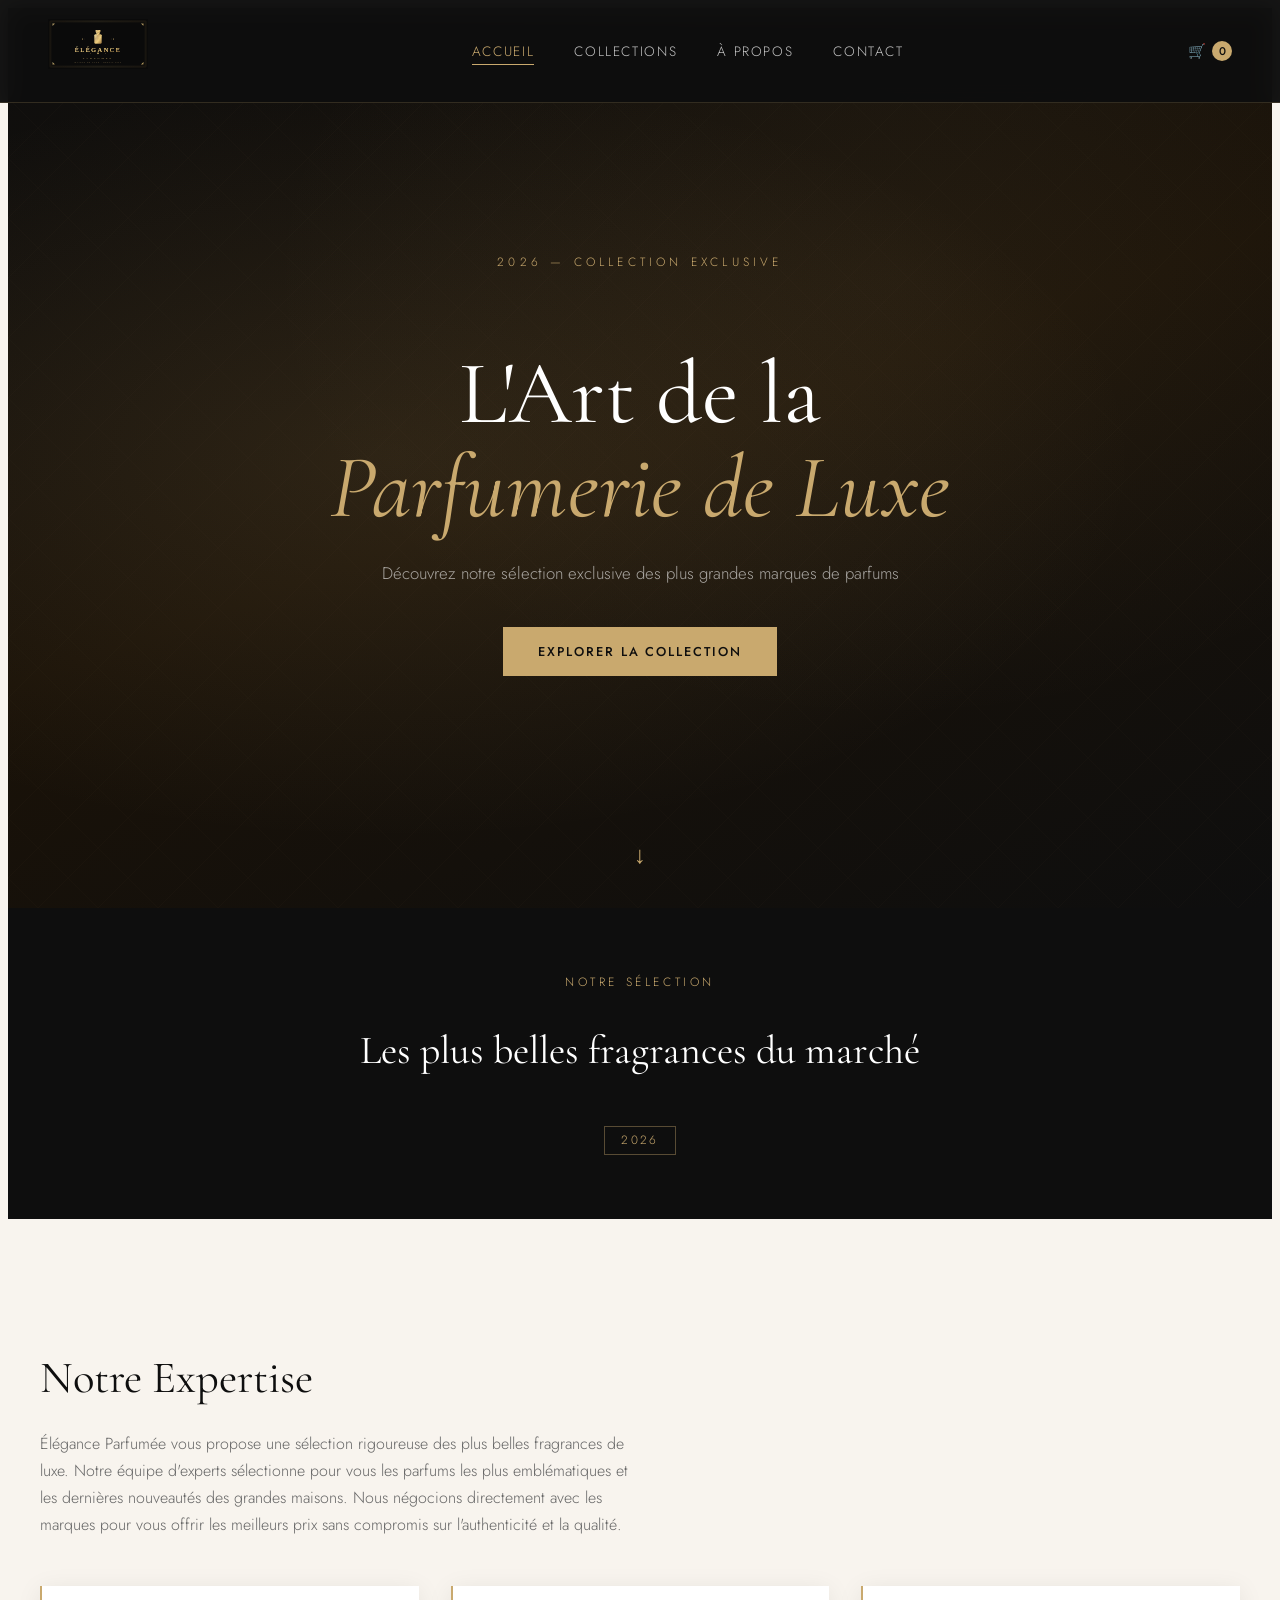
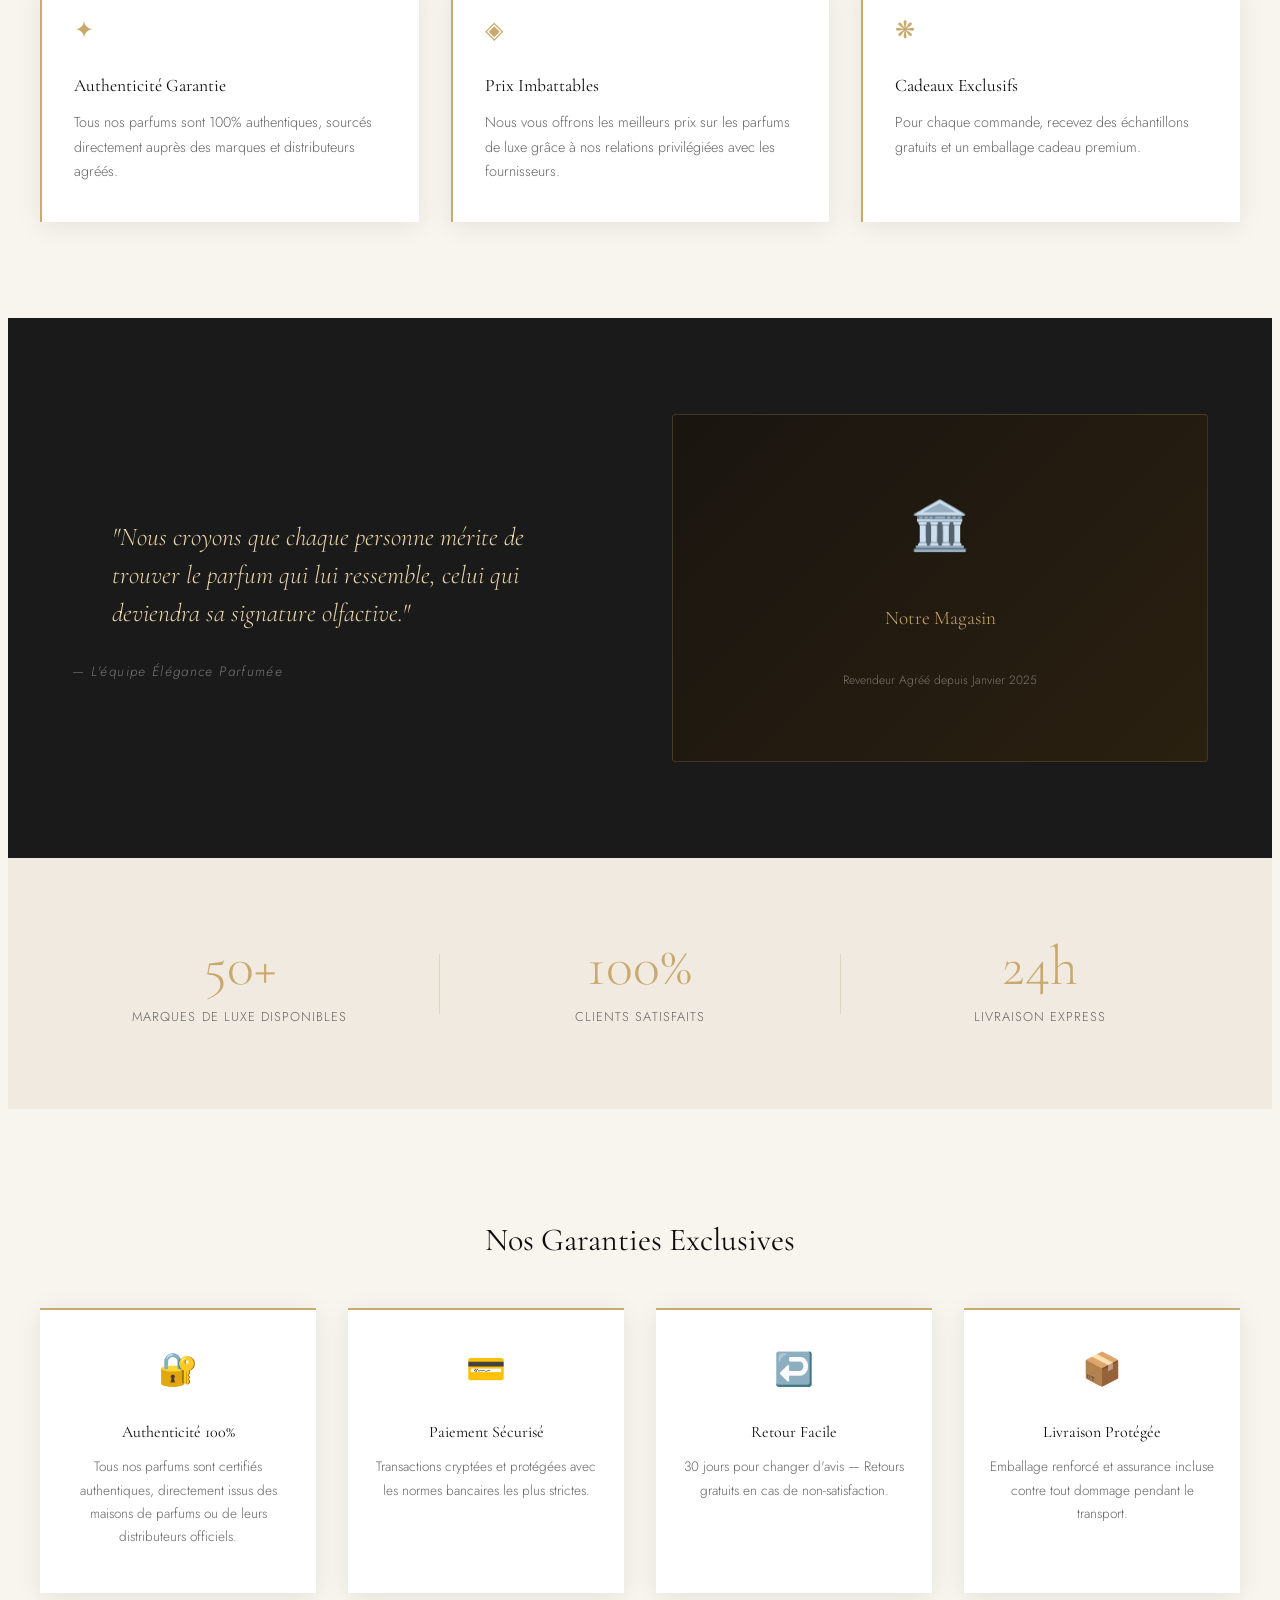
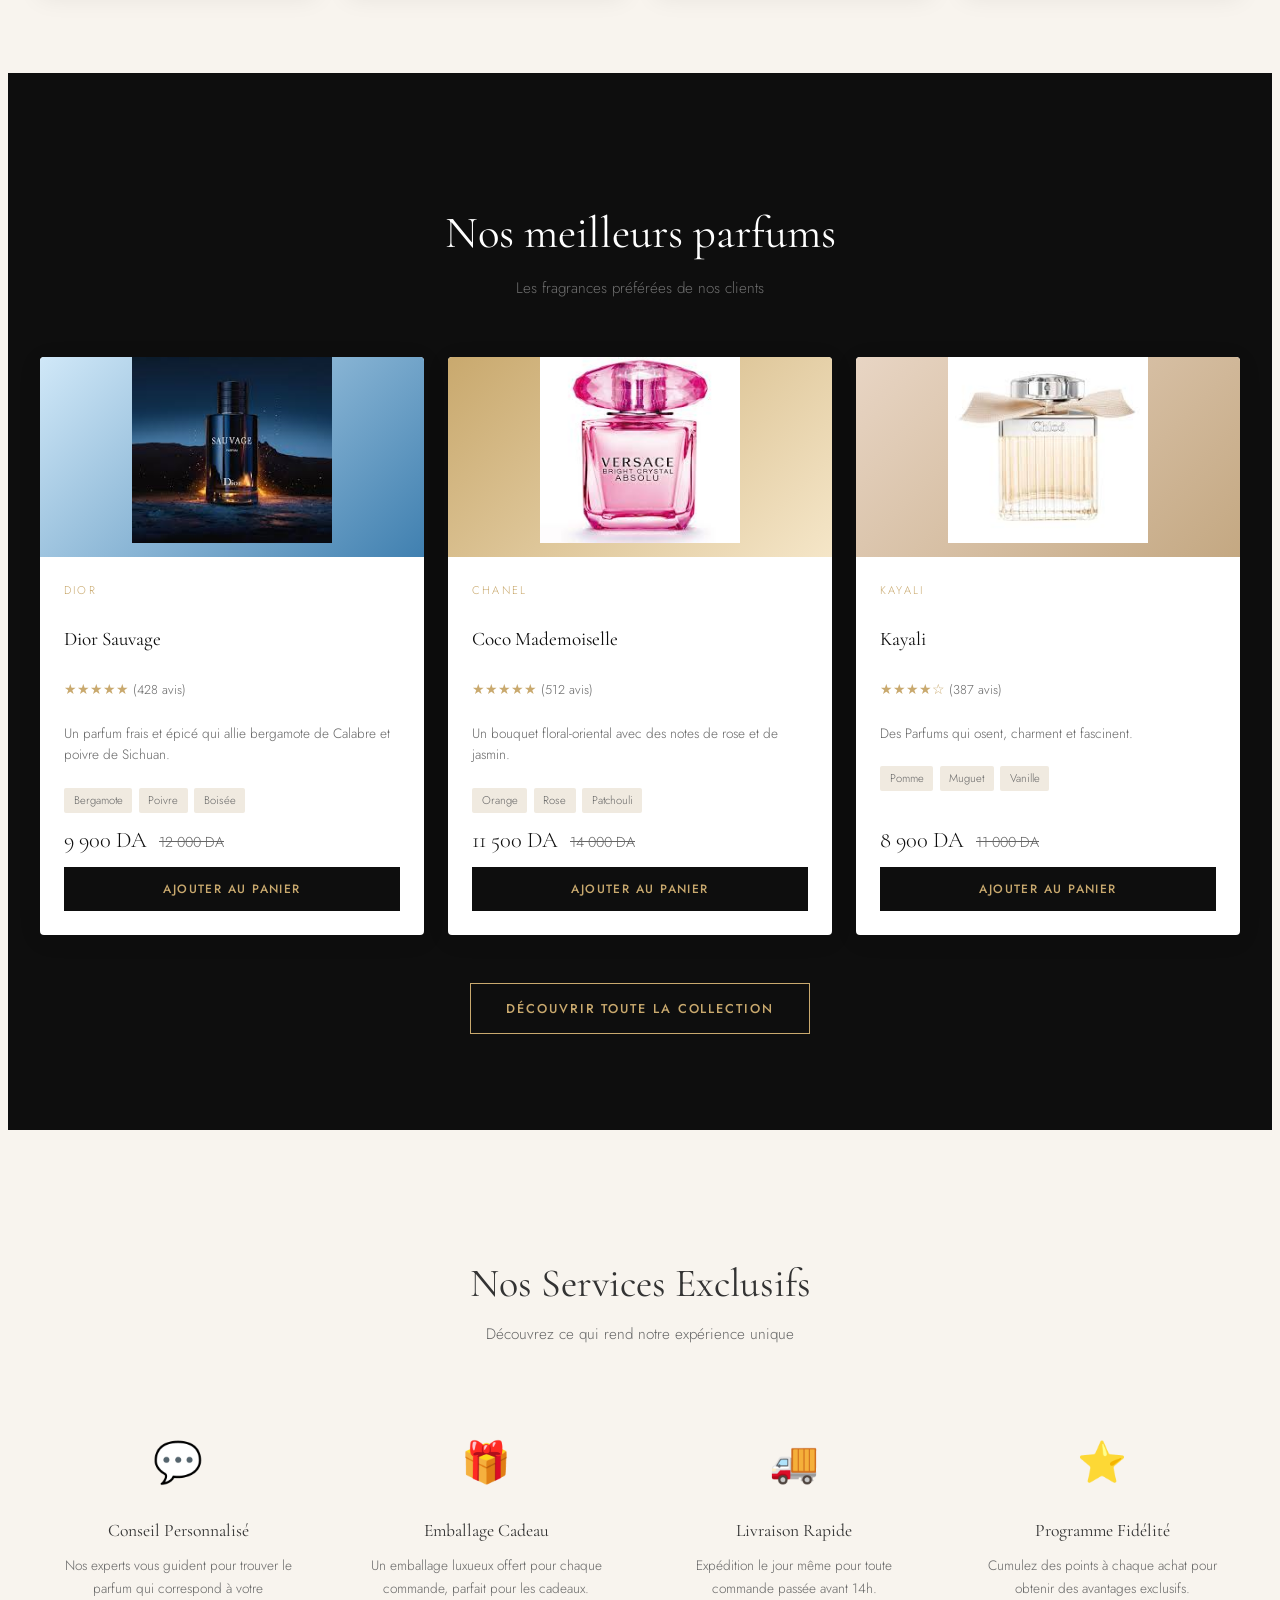
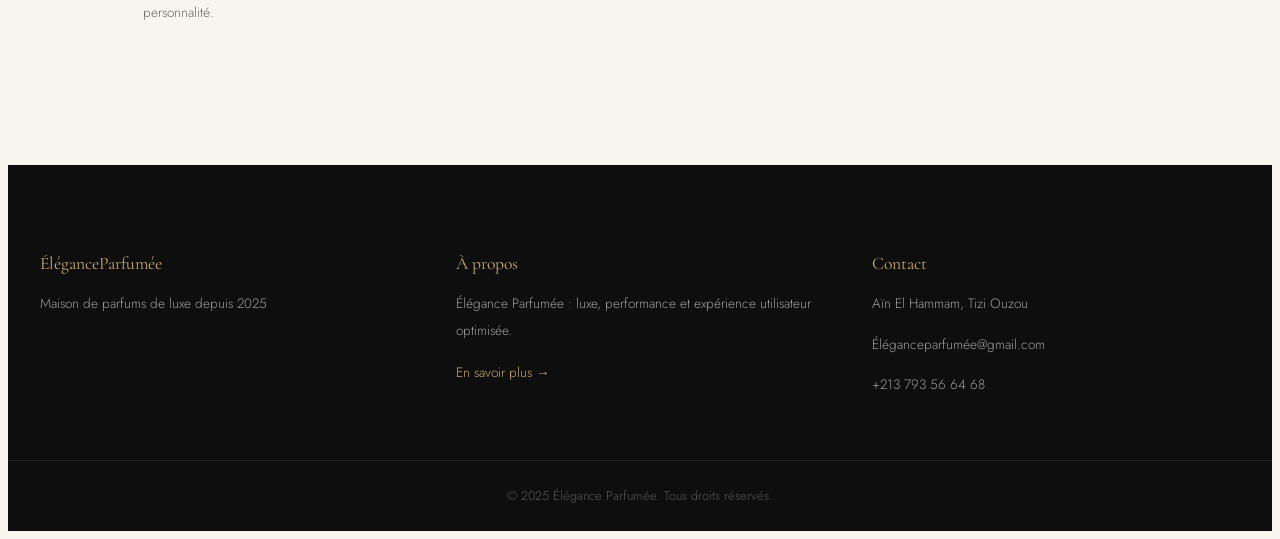
<file: projetdev.html>
<!DOCTYPE html>
<html lang="fr">
<head>
  <meta charset="UTF-8" />
  <meta name="viewport" content="width=device-width, initial-scale=1.0" />
  <title>ÉléganceParfumée - Parfums de Luxe</title>
  <link rel="preconnect" href="https://fonts.googleapis.com">
  <link href="https://fonts.googleapis.com/css2?family=Cormorant+Garamond:ital,wght@0,300;0,400;0,600;1,300;1,400&family=Jost:wght@300;400;500&display=swap" rel="stylesheet">
  <link rel="stylesheet" href="./style.css">
</head>
<body>

  <nav class="navbar">
    <a href="index.html" class="logo"> <img src="logo-elegance-parfumee-v1.svg" alt="ÉléganceParfumée" height="50"></a>
    <button class="burger" onclick="toggleMenu()">☰</button>
    <ul class="nav-links" id="navLinks">
      <li><a href="./projetdev.html" class="active">Accueil</a></li>
      <li><a href="produit.html">Collections</a></li>
      <li><a href="apropos.html">À propos</a></li>
      <li><a href="contact.html">Contact</a></li>
    </ul>
    <a href="panier.html" class="cart-icon">🛒 <span class="cart-count" id="cartCount">0</span></a>
  </nav>

  <!-- HERO -->
  <section class="hero">
    <div class="hero-overlay"></div>
    <div class="hero-content">
      <p class="hero-sub">2026 — Collection Exclusive</p>
      <h1>L'Art de la<br><em>Parfumerie de Luxe</em></h1>
      <p class="hero-desc">Découvrez notre sélection exclusive des plus grandes marques de parfums</p>
      <a href="produit.html" class="btn-primary">Explorer la Collection</a>
    </div>
    <div class="hero-scroll">↓</div>
  </section>

  <!-- INTRO -->
  <section class="section-intro">
    <div class="intro-label">Notre Sélection</div>
    <h2>Les plus belles fragrances du marché</h2>
    <span class="year-badge">2026</span>
  </section>

  <!-- EXPERTISE -->
  <section class="expertise container">
    <div class="expertise-text">
      <h2>Notre Expertise</h2>
      <p>Élégance Parfumée vous propose une sélection rigoureuse des plus belles fragrances de luxe. Notre équipe d'experts sélectionne pour vous les parfums les plus emblématiques et les dernières nouveautés des grandes maisons. Nous négocions directement avec les marques pour vous offrir les meilleurs prix sans compromis sur l'authenticité et la qualité.</p>
      <div class="expertise-cards">
        <div class="exp-card">
          <div class="exp-icon">✦</div>
          <h4>Authenticité Garantie</h4>
          <p>Tous nos parfums sont 100% authentiques, sourcés directement auprès des marques et distributeurs agréés.</p>
        </div>
        <div class="exp-card">
          <div class="exp-icon">◈</div>
          <h4>Prix Imbattables</h4>
          <p>Nous vous offrons les meilleurs prix sur les parfums de luxe grâce à nos relations privilégiées avec les fournisseurs.</p>
        </div>
        <div class="exp-card">
          <div class="exp-icon">❋</div>
          <h4>Cadeaux Exclusifs</h4>
          <p>Pour chaque commande, recevez des échantillons gratuits et un emballage cadeau premium.</p>
        </div>
      </div>
    </div>
  </section>

  <!-- ENGAGEMENT -->
  <section class="engagement">
    <div class="container engagement-inner">
      <div class="engagement-quote">
        <blockquote>"Nous croyons que chaque personne mérite de trouver le parfum qui lui ressemble, celui qui deviendra sa signature olfactive."</blockquote>
        <cite>— L'équipe Élégance Parfumée</cite>
      </div>
      <div class="engagement-img">
        <div class="img-placeholder">
          <div class="img-icon">🏛️</div>
          <p>Notre Magasin</p>
          <small>Revendeur Agréé depuis Janvier 2025</small>
        </div>
      </div>
    </div>
  </section>

  <!-- STATS -->
  <section class="stats container">
    <div class="stat">
      <span class="stat-num">50+</span>
      <span class="stat-label">Marques de luxe disponibles</span>
    </div>
    <div class="stat-divider"></div>
    <div class="stat">
      <span class="stat-num">100%</span>
      <span class="stat-label">Clients satisfaits</span>
    </div>
    <div class="stat-divider"></div>
    <div class="stat">
      <span class="stat-num">24h</span>
      <span class="stat-label">Livraison express</span>
    </div>
  </section>

  <!-- GARANTIES -->
  <section class="garanties container">
    <h3>Nos Garanties Exclusives</h3>
    <div class="garanties-grid">
      <div class="garantie-item">
        <div class="g-icon">🔐</div>
        <h5>Authenticité 100%</h5>
        <p>Tous nos parfums sont certifiés authentiques, directement issus des maisons de parfums ou de leurs distributeurs officiels.</p>
      </div>
      <div class="garantie-item">
        <div class="g-icon">💳</div>
        <h5>Paiement Sécurisé</h5>
        <p>Transactions cryptées et protégées avec les normes bancaires les plus strictes.</p>
      </div>
      <div class="garantie-item">
        <div class="g-icon">↩️</div>
        <h5>Retour Facile</h5>
        <p>30 jours pour changer d'avis — Retours gratuits en cas de non-satisfaction.</p>
      </div>
      <div class="garantie-item">
        <div class="g-icon">📦</div>
        <h5>Livraison Protégée</h5>
        <p>Emballage renforcé et assurance incluse contre tout dommage pendant le transport.</p>
      </div>
    </div>
  </section>

  <!-- BEST SELLERS -->
  <section class="bestsellers">
    <div class="container">
      <h2>Nos meilleurs parfums</h2>
      <p class="section-sub">Les fragrances préférées de nos clients</p>
      <div class="products-grid">

        <div class="product-card">
          <div class="product-img-wrap">
            <div class="product-img-placeholder" style="background:linear-gradient(135deg,#d0e8f8,#4080b0)">
              <span class="perfume-emoji"><img src="./SAUVAGE.jpg" alt="" style="width: 100%;height: 200px;object-fit: cover;"></span>
            </div>
          </div>
          <div class="product-info">
            <div class="brand">Dior</div>
            <h3>Dior Sauvage</h3>
            <div class="stars">★★★★★ <span>(428 avis)</span></div>
            <p>Un parfum frais et épicé qui allie bergamote de Calabre et poivre de Sichuan.</p>
            <div class="tags"><span>Bergamote</span><span>Poivre</span><span>Boisée</span></div>
            <div class="price-row">
              <span class="price">9 900 DA</span>
              <span class="price-old">12 000 DA</span>
            </div>
            <button class="btn-add" onclick="addToCart('Dior Sauvage', 9900)">Ajouter au panier</button>
          </div>
        </div>

        <div class="product-card">
          <div class="product-img-wrap">
            <div class="product-img-placeholder" style="background:linear-gradient(135deg,#c9a96e,#f5e6c8)">
              <span class="perfume-emoji"><img src="./CRISTALE.jpg" alt="" style="width: 100%;height: 200px;object-fit: cover;"></span>
            </div>
          </div>
          <div class="product-info">
            <div class="brand">Chanel</div>
            <h3>Coco Mademoiselle</h3>
            <div class="stars">★★★★★ <span>(512 avis)</span></div>
            <p>Un bouquet floral-oriental avec des notes de rose et de jasmin.</p>
            <div class="tags"><span>Orange</span><span>Rose</span><span>Patchouli</span></div>
            <div class="price-row">
              <span class="price">11 500 DA</span>
              <span class="price-old">14 000 DA</span>
            </div>
            <button class="btn-add" onclick="addToCart('Coco Mademoiselle', 11500)">Ajouter au panier</button>
          </div>
        </div>

        <div class="product-card">
          <div class="product-img-wrap">
            <div class="product-img-placeholder" style="background:linear-gradient(135deg,#e8d5c4,#c4a882)">
              <span class="perfume-emoji"><img src="./CLOE.jpg" alt="" style="width: 100%;height: 200px;object-fit: cover;"></span>
            </div>
          </div>
          <div class="product-info">
            <div class="brand">Kayali</div>
            <h3>Kayali</h3>
            <div class="stars">★★★★☆ <span>(387 avis)</span></div>
            <p>Des Parfums qui osent, charment et fascinent.</p>
            <div class="tags"><span>Pomme</span><span>Muguet</span><span>Vanille</span></div>
            <div class="price-row">
              <span class="price">8 900 DA</span>
              <span class="price-old">11 000 DA</span>
            </div>
            <button class="btn-add" onclick="addToCart('Kayali', 8900)">Ajouter au panier</button>
          </div>
        </div>

      </div>
      <div class="center-btn">
        <a href="produit.html" class="btn-outline">Découvrir toute la collection</a>
      </div>
    </div>
  </section>

  <!-- SERVICES -->
  <section class="services container">
    <h2>Nos Services Exclusifs</h2>
    <p class="section-sub">Découvrez ce qui rend notre expérience unique</p>
    <div class="services-grid">
      <div class="service-item">
        <div class="s-icon">💬</div>
        <h4>Conseil Personnalisé</h4>
        <p>Nos experts vous guident pour trouver le parfum qui correspond à votre personnalité.</p>
      </div>
      <div class="service-item">
        <div class="s-icon">🎁</div>
        <h4>Emballage Cadeau</h4>
        <p>Un emballage luxueux offert pour chaque commande, parfait pour les cadeaux.</p>
      </div>
      <div class="service-item">
        <div class="s-icon">🚚</div>
        <h4>Livraison Rapide</h4>
        <p>Expédition le jour même pour toute commande passée avant 14h.</p>
      </div>
      <div class="service-item">
        <div class="s-icon">⭐</div>
        <h4>Programme Fidélité</h4>
        <p>Cumulez des points à chaque achat pour obtenir des avantages exclusifs.</p>
      </div>
    </div>
  </section>

  <!-- FOOTER -->
  <footer class="footer">
    <div class="footer-inner container">
      <div class="footer-col">
        <h4>ÉléganceParfumée</h4>
        <p>Maison de parfums de luxe depuis 2025</p>
      </div>
      <div class="footer-col">
        <h4>À propos</h4>
        <p>Élégance Parfumée : luxe, performance et expérience utilisateur optimisée.</p>
        <a href="apropos.html">En savoir plus →</a>
      </div>
      <div class="footer-col">
        <h4>Contact</h4>
        <p>Aïn El Hammam, Tizi Ouzou</p>
        <p>Éléganceparfumée@gmail.com</p>
        <p>+213 793 56 64 68</p>
      </div>
    </div>
    <div class="footer-bottom">© 2025 Élégance Parfumée. Tous droits réservés.</div>
  </footer>

  <script src="./projetdev.js"></script>
</body>
</html>
</file>
<file: projetdev.css>
*, *::before, *::after { box-sizing: border-box; margin: 0; padding: 0; }

:root {
  --gold: #c9a96e; --gold-light: #e8d4a8; --dark: #0e0e0e; --dark2: #1a1a1a;
  --cream: #f8f4ee; --cream2: #f0eae0; --text: #333; --text-light: #666;
  --white: #fff; --radius: 4px; --shadow: 0 4px 24px rgba(0,0,0,0.08);
}

html { scroll-behavior: smooth; }
body { font-family: 'Jost', sans-serif; font-weight: 300; color: var(--text); background: var(--cream); line-height: 1.7; }
h1,h2,h3,h4,h5 { font-family: 'Cormorant Garamond', serif; font-weight: 400; line-height: 1.2; }
a { text-decoration: none; color: inherit; }
.container { max-width: 1200px; margin: 0 auto; padding: 0 2rem; }

/* NAVBAR */
.navbar { position: fixed; top: 0; left: 0; right: 0; z-index: 100; display: flex; align-items: center; justify-content: space-between; padding: 1.2rem 3rem; background: rgba(14,14,14,0.96); backdrop-filter: blur(10px); border-bottom: 1px solid rgba(201,169,110,0.2); transition: padding 0.3s; }
.logo { font-family: 'Cormorant Garamond', serif; font-size: 1.5rem; font-weight: 600; color: var(--gold); letter-spacing: 0.05em; }
.nav-links { display: flex; list-style: none; gap: 2.5rem; }
.nav-links a { color: rgba(255,255,255,0.75); font-size: 0.85rem; letter-spacing: 0.12em; text-transform: uppercase; transition: color 0.25s; position: relative; }
.nav-links a::after { content: ''; position: absolute; bottom: -4px; left: 0; right: 0; height: 1px; background: var(--gold); transform: scaleX(0); transition: transform 0.25s; }
.nav-links a:hover, .nav-links a.active { color: var(--gold); }
.nav-links a:hover::after, .nav-links a.active::after { transform: scaleX(1); }
.cart-icon { color: rgba(255,255,255,0.75); font-size: 0.9rem; display: flex; align-items: center; gap: 0.4rem; transition: color 0.25s; }
.cart-icon:hover { color: var(--gold); }
.cart-count { background: var(--gold); color: var(--dark); border-radius: 50%; width: 20px; height: 20px; font-size: 0.7rem; display: inline-flex; align-items: center; justify-content: center; font-weight: 500; }
.burger { display: none; background: none; border: none; color: var(--gold); font-size: 1.5rem; cursor: pointer; }

/* BUTTONS */
.btn-primary { display: inline-block; background: var(--gold); color: var(--dark); padding: 0.85rem 2.2rem; font-family: 'Jost', sans-serif; font-size: 0.8rem; font-weight: 500; letter-spacing: 0.15em; text-transform: uppercase; border: none; cursor: pointer; transition: background 0.25s, transform 0.2s; }
.btn-primary:hover { background: var(--gold-light); transform: translateY(-1px); }
.btn-outline { display: inline-block; background: transparent; color: var(--gold); padding: 0.85rem 2.2rem; font-family: 'Jost', sans-serif; font-size: 0.8rem; font-weight: 500; letter-spacing: 0.15em; text-transform: uppercase; border: 1px solid var(--gold); cursor: pointer; transition: background 0.25s, color 0.25s; }
.btn-outline:hover { background: var(--gold); color: var(--dark); }
.btn-add { width: 100%; background: var(--dark); color: var(--gold); border: 1px solid var(--dark); padding: 0.75rem; font-family: 'Jost', sans-serif; font-size: 0.75rem; font-weight: 500; letter-spacing: 0.12em; text-transform: uppercase; cursor: pointer; transition: all 0.25s; }
.btn-add:hover { background: var(--gold); color: var(--dark); border-color: var(--gold); }

/* HERO */
.hero { min-height: 100vh; display: flex; flex-direction: column; align-items: center; justify-content: center; text-align: center; position: relative; overflow: hidden;
  background: radial-gradient(ellipse at 30% 50%, rgba(201,169,110,0.08) 0%, transparent 60%), linear-gradient(160deg, #0e0e0e 0%, #1a1208 50%, #0e0e0e 100%); }
.hero::before { content: ''; position: absolute; inset: 0; background-image: url("data:image/svg+xml,%3Csvg xmlns='http://www.w3.org/2000/svg' width='60' height='60'%3E%3Cpath d='M30 0 L60 30 L30 60 L0 30Z' fill='none' stroke='rgba(201,169,110,0.03)' stroke-width='0.5'/%3E%3C/svg%3E"); background-size: 60px 60px; }
.hero-overlay { position: absolute; inset: 0; }
.hero-content { position: relative; z-index: 1; max-width: 750px; padding: 2rem; animation: fadeInUp 1s ease-out; }
.hero-sub { color: var(--gold); font-size: 0.75rem; letter-spacing: 0.3em; text-transform: uppercase; margin-bottom: 1.5rem; }
.hero h1 { font-size: clamp(3rem, 7vw, 6rem); color: var(--white); margin-bottom: 1.5rem; line-height: 1.05; }
.hero h1 em { color: var(--gold); font-style: italic; }
.hero-desc { color: rgba(255,255,255,0.6); font-size: 1.05rem; margin-bottom: 2.5rem; }
.hero-scroll { position: absolute; bottom: 2rem; color: var(--gold); font-size: 1.5rem; animation: bounce 2s infinite; }
@keyframes bounce { 0%,100%{transform:translateY(0)} 50%{transform:translateY(8px)} }
@keyframes fadeInUp { from{opacity:0;transform:translateY(40px)} to{opacity:1;transform:translateY(0)} }

/* PAGE HERO */
.page-hero { padding: 10rem 2rem 5rem; text-align: center; background: radial-gradient(ellipse at center, rgba(201,169,110,0.08) 0%, transparent 60%), linear-gradient(160deg, #0e0e0e 0%, #1a1208 50%, #0e0e0e 100%); color: var(--white); }
.page-hero h1 { font-size: clamp(2.5rem, 5vw, 4.5rem); margin-bottom: 1rem; }
.page-hero p { color: rgba(255,255,255,0.6); max-width: 500px; margin: 0 auto; }

/* SECTION INTRO */
.section-intro { background: var(--dark); color: var(--white); text-align: center; padding: 4rem 2rem; }
.intro-label { color: var(--gold); font-size: 0.75rem; letter-spacing: 0.3em; text-transform: uppercase; margin-bottom: 1rem; }
.section-intro h2 { font-size: 2.5rem; }
.year-badge { display: inline-block; border: 1px solid rgba(201,169,110,0.4); color: var(--gold); padding: 0.2rem 1rem; font-size: 0.75rem; letter-spacing: 0.2em; margin-top: 1.2rem; }

/* EXPERTISE */
.expertise { padding: 6rem 2rem; }
.expertise h2 { font-size: 2.8rem; margin-bottom: 1.5rem; }
.expertise-text > p { color: var(--text-light); max-width: 600px; margin-bottom: 3rem; }
.expertise-cards { display: grid; grid-template-columns: repeat(auto-fit, minmax(220px, 1fr)); gap: 2rem; margin-top: 2rem; }
.exp-card { border-left: 2px solid var(--gold); padding: 1.5rem 1.5rem 1.5rem 2rem; background: var(--white); box-shadow: var(--shadow); }
.exp-icon { color: var(--gold); font-size: 1.5rem; margin-bottom: 1rem; }
.exp-card h4 { font-size: 1.1rem; margin-bottom: 0.5rem; }
.exp-card p { color: var(--text-light); font-size: 0.9rem; }

/* ENGAGEMENT */
.engagement { background: var(--dark2); padding: 6rem 2rem; }
.engagement-inner { display: grid; grid-template-columns: 1fr 1fr; gap: 4rem; align-items: center; }
.engagement-quote blockquote { font-family: 'Cormorant Garamond', serif; font-size: 1.6rem; font-style: italic; color: var(--gold-light); line-height: 1.5; margin-bottom: 1.5rem; }
.engagement-quote cite { color: rgba(255,255,255,0.4); font-size: 0.85rem; letter-spacing: 0.1em; }
.img-placeholder { background: linear-gradient(135deg, #1a1510, #2a2010); border: 1px solid rgba(201,169,110,0.2); border-radius: var(--radius); padding: 3rem; text-align: center; min-height: 250px; display: flex; flex-direction: column; align-items: center; justify-content: center; gap: 1rem; }
.img-icon { font-size: 3rem; }
.img-placeholder p { color: var(--gold); font-family: 'Cormorant Garamond', serif; font-size: 1.2rem; }
.img-placeholder small { color: rgba(255,255,255,0.4); font-size: 0.75rem; }

/* STATS */
.stats { display: flex; align-items: center; justify-content: center; padding: 4rem 2rem; background: var(--cream2); }
.stat { flex: 1; text-align: center; padding: 1rem 2rem; }
.stat-num { display: block; font-family: 'Cormorant Garamond', serif; font-size: 3.5rem; color: var(--gold); line-height: 1; margin-bottom: 0.5rem; }
.stat-label { font-size: 0.8rem; color: var(--text-light); letter-spacing: 0.08em; text-transform: uppercase; }
.stat-divider { width: 1px; height: 60px; background: rgba(201,169,110,0.3); }

/* GARANTIES */
.garanties { padding: 5rem 2rem; }
.garanties h3 { text-align: center; font-size: 2rem; margin-bottom: 3rem; }
.garanties-grid { display: grid; grid-template-columns: repeat(auto-fit, minmax(200px, 1fr)); gap: 2rem; }
.garantie-item { text-align: center; padding: 2rem 1.5rem; background: var(--white); border-top: 2px solid var(--gold); box-shadow: var(--shadow); transition: transform 0.25s; }
.garantie-item:hover { transform: translateY(-4px); }
.g-icon { font-size: 2rem; margin-bottom: 1rem; }
.garantie-item h5 { font-size: 1rem; margin-bottom: 0.75rem; }
.garantie-item p { font-size: 0.85rem; color: var(--text-light); }

/* PRODUCTS */
.section-sub { text-align: center; color: var(--text-light); margin-bottom: 3rem; }
.bestsellers { padding: 6rem 0; background: var(--dark); }
.bestsellers h2 { text-align: center; font-size: 2.8rem; color: var(--white); margin-bottom: 0.5rem; }
.bestsellers .section-sub { color: rgba(255,255,255,0.4); }
.collection { padding: 4rem 2rem; }
.products-grid { display: grid; grid-template-columns: repeat(auto-fill, minmax(300px, 1fr)); gap: 1.5rem; }
.product-card { background: var(--white); box-shadow: var(--shadow); border-radius: var(--radius); overflow: hidden; transition: transform 0.3s, box-shadow 0.3s; position: relative; display: flex; flex-direction: column; }
.product-card:hover { transform: translateY(-6px); box-shadow: 0 12px 40px rgba(0,0,0,0.12); }
.product-badge { position: absolute; top: 1rem; left: 1rem; background: var(--gold); color: var(--dark); font-size: 0.65rem; font-weight: 500; letter-spacing: 0.1em; text-transform: uppercase; padding: 0.25rem 0.6rem; z-index: 1; }
.product-badge.nouveau { background: var(--dark); color: var(--gold); border: 1px solid var(--gold); }
.product-img-wrap { height: 200px; overflow: hidden; }
.product-img-placeholder { width: 100%; height: 100%; background: linear-gradient(135deg, #d0e8f8, #5090b0); display: flex; align-items: center; justify-content: center; transition: transform 0.4s; }
.product-card:hover .product-img-placeholder { transform: scale(1.03); }
.perfume-emoji { font-size: 3.5rem; }
.product-info { padding: 1.5rem; display: flex; flex-direction: column; gap: 0.5rem; flex: 1; }
.brand { font-size: 0.7rem; letter-spacing: 0.2em; text-transform: uppercase; color: var(--gold); }
.product-info h3 { font-size: 1.2rem; color: var(--dark); }
.stars { color: var(--gold); font-size: 0.85rem; }
.stars span { color: var(--text-light); font-size: 0.8rem; }
.product-info > p { font-size: 0.85rem; color: var(--text-light); line-height: 1.6; }
.tags { display: flex; flex-wrap: wrap; gap: 0.4rem; }
.tags span { background: var(--cream2); color: var(--text-light); font-size: 0.7rem; letter-spacing: 0.08em; padding: 0.2rem 0.6rem; border-radius: 2px; }
.price-row { display: flex; align-items: baseline; gap: 0.75rem; margin-top: auto; }
.price { font-family: 'Cormorant Garamond', serif; font-size: 1.4rem; color: var(--dark); }
.price-old { font-size: 0.9rem; color: var(--text-light); text-decoration: line-through; }
.qty-row { display: flex; align-items: center; gap: 0.75rem; margin: 0.5rem 0; }
.qty-btn { width: 28px; height: 28px; border: 1px solid var(--gold); background: none; color: var(--gold); font-size: 1rem; cursor: pointer; display: flex; align-items: center; justify-content: center; transition: all 0.2s; border-radius: 2px; }
.qty-btn:hover { background: var(--gold); color: var(--dark); }
.qty { font-size: 0.9rem; min-width: 20px; text-align: center; }
.center-btn { text-align: center; margin-top: 3rem; }

/* FILTERS */
.filters { display: flex; flex-wrap: wrap; gap: 0.75rem; padding: 2.5rem 2rem; justify-content: center; }
.filter-btn { background: none; border: 1px solid rgba(201,169,110,0.3); color: var(--text-light); padding: 0.5rem 1.4rem; font-family: 'Jost', sans-serif; font-size: 0.8rem; letter-spacing: 0.1em; text-transform: uppercase; cursor: pointer; transition: all 0.25s; border-radius: 2px; }
.filter-btn:hover, .filter-btn.active { background: var(--gold); border-color: var(--gold); color: var(--dark); }

/* SERVICES */
.services { padding: 6rem 2rem; }
.services h2 { text-align: center; font-size: 2.5rem; margin-bottom: 0.5rem; }
.services-grid { display: grid; grid-template-columns: repeat(auto-fit, minmax(220px, 1fr)); gap: 2rem; margin-top: 3rem; }
.service-item { text-align: center; padding: 2rem 1rem; }
.s-icon { font-size: 2.5rem; margin-bottom: 1rem; }
.service-item h4 { font-size: 1.1rem; margin-bottom: 0.5rem; }
.service-item p { font-size: 0.85rem; color: var(--text-light); }

/* ABOUT */
.apropos-passion { padding: 6rem 2rem; display: grid; grid-template-columns: 1fr 1fr; gap: 4rem; align-items: center; }
.ap-text h2 { font-size: 2.8rem; margin-bottom: 1.5rem; }
.ap-text p { color: var(--text-light); margin-bottom: 1rem; }
.ap-img-placeholder { background: linear-gradient(135deg, var(--cream2), var(--gold-light)); border: 1px solid rgba(201,169,110,0.3); border-radius: var(--radius); min-height: 300px; display: flex; align-items: center; justify-content: center; font-size: 4rem; opacity: 0.5; }
.ap-universal { background: var(--dark2); padding: 6rem 2rem; }
.ap-univ-inner { display: grid; grid-template-columns: 1fr 1fr; gap: 4rem; align-items: center; max-width: 1200px; margin: 0 auto; }
.ap-univ-text h2 { font-size: 2.5rem; color: var(--white); margin-bottom: 1.5rem; }
.ap-univ-text p { color: rgba(255,255,255,0.6); margin-bottom: 1rem; }
.ap-process { padding: 6rem 2rem; }
.ap-process h2 { text-align: center; font-size: 2.5rem; margin-bottom: 0.5rem; }
.process-steps { display: flex; flex-direction: column; gap: 2rem; margin-top: 3rem; max-width: 700px; margin-left: auto; margin-right: auto; }
.process-step { display: flex; gap: 2rem; align-items: flex-start; }
.step-num { width: 48px; height: 48px; border: 2px solid var(--gold); color: var(--gold); font-family: 'Cormorant Garamond', serif; font-size: 1.4rem; display: flex; align-items: center; justify-content: center; flex-shrink: 0; }
.step-content h4 { font-size: 1.1rem; margin-bottom: 0.5rem; }
.step-content p { color: var(--text-light); font-size: 0.9rem; }
.ap-valeurs { background: var(--dark); padding: 6rem 2rem; }
.ap-valeurs h2 { text-align: center; font-size: 2.5rem; color: var(--white); margin-bottom: 0.5rem; }
.ap-valeurs .section-sub { color: rgba(255,255,255,0.4); }
.valeurs-grid { display: grid; grid-template-columns: repeat(auto-fit, minmax(250px, 1fr)); gap: 2rem; margin-top: 3rem; max-width: 1200px; margin-left: auto; margin-right: auto; }
.valeur-card { background: rgba(255,255,255,0.04); border: 1px solid rgba(201,169,110,0.15); padding: 2.5rem 2rem; text-align: center; transition: border-color 0.25s; }
.valeur-card:hover { border-color: var(--gold); }
.v-icon { color: var(--gold); font-size: 2rem; margin-bottom: 1rem; }
.valeur-card h4 { font-size: 1.2rem; color: var(--white); margin-bottom: 0.75rem; }
.valeur-card p { color: rgba(255,255,255,0.5); font-size: 0.88rem; }
.ap-cta { text-align: center; padding: 6rem 2rem; background: var(--cream2); }
.ap-cta h2 { font-size: 2.5rem; margin-bottom: 1rem; }
.ap-cta p { color: var(--text-light); margin-bottom: 2rem; max-width: 500px; margin-left: auto; margin-right: auto; }

/* CONTACT */
.contact-section { padding: 5rem 2rem; display: grid; grid-template-columns: 1fr 1.2fr; gap: 4rem; align-items: start; max-width: 1200px; margin: 0 auto; }
.contact-info h2 { font-size: 2.2rem; margin-bottom: 2.5rem; }
.contact-block { display: flex; gap: 1.2rem; margin-bottom: 2rem; padding-bottom: 2rem; border-bottom: 1px solid rgba(201,169,110,0.2); }
.contact-block:last-child { border-bottom: none; }
.c-icon { font-size: 1.5rem; flex-shrink: 0; }
.contact-block h4 { font-size: 1rem; margin-bottom: 0.4rem; color: var(--gold); }
.contact-block p { color: var(--text-light); font-size: 0.9rem; }
.contact-form-wrap h2 { font-size: 2rem; margin-bottom: 2rem; }
.form-group { margin-bottom: 1.5rem; }
.form-group label { display: block; font-size: 0.78rem; letter-spacing: 0.12em; text-transform: uppercase; color: var(--text-light); margin-bottom: 0.5rem; }
.form-group input, .form-group select, .form-group textarea { width: 100%; border: 1px solid rgba(201,169,110,0.3); background: var(--white); padding: 0.85rem 1rem; font-family: 'Jost', sans-serif; font-size: 0.9rem; color: var(--text); outline: none; transition: border-color 0.25s; border-radius: var(--radius); }
.form-group input:focus, .form-group select:focus, .form-group textarea:focus { border-color: var(--gold); }
.form-group textarea { resize: vertical; }

/* FAQ */
.faq { padding: 5rem 2rem; max-width: 1200px; margin: 0 auto; }
.faq h2 { font-size: 2.2rem; margin-bottom: 2.5rem; }
.faq-item { border-bottom: 1px solid rgba(201,169,110,0.2); }
.faq-q { width: 100%; background: none; border: none; padding: 1.25rem 0; display: flex; justify-content: space-between; align-items: center; cursor: pointer; font-family: 'Cormorant Garamond', serif; font-size: 1.1rem; color: var(--dark); text-align: left; transition: color 0.25s; }
.faq-q:hover { color: var(--gold); }
.faq-arrow { transition: transform 0.3s; color: var(--gold); }
.faq-a { max-height: 0; overflow: hidden; transition: max-height 0.4s ease, padding 0.3s; }
.faq-a.open { max-height: 300px; padding-bottom: 1.25rem; }
.faq-a p { color: var(--text-light); font-size: 0.9rem; line-height: 1.7; }
.faq-q.open .faq-arrow { transform: rotate(180deg); }

/* PANIER */
.panier-section { padding: 4rem 2rem; min-height: 60vh; max-width: 1200px; margin: 0 auto; }
#cartContent { display: flex; gap: 3rem; align-items: flex-start; }
.cart-items { flex: 1; display: flex; flex-direction: column; gap: 1rem; }
.cart-item { background: var(--white); box-shadow: var(--shadow); padding: 1.5rem; display: flex; align-items: center; gap: 1.5rem; border-radius: var(--radius); }
.ci-emoji { font-size: 2.5rem; }
.ci-info { flex: 1; }
.ci-info h4 { font-size: 1rem; margin-bottom: 0.25rem; }
.ci-info p { color: var(--text-light); font-size: 0.85rem; }
.ci-actions { display: flex; align-items: center; gap: 0.5rem; }
.remove-btn { background: none; border: 1px solid rgba(220,80,80,0.3); color: rgba(220,80,80,0.7); width: 28px; height: 28px; cursor: pointer; border-radius: 2px; transition: all 0.2s; font-size: 0.8rem; display: flex; align-items: center; justify-content: center; margin-left: 0.5rem; }
.remove-btn:hover { background: rgba(220,80,80,0.1); color: red; }
.ci-price { font-family: 'Cormorant Garamond', serif; font-size: 1.3rem; color: var(--dark); min-width: 100px; text-align: right; }
.cart-summary { width: 320px; flex-shrink: 0; background: var(--white); padding: 2rem; box-shadow: var(--shadow); border-radius: var(--radius); position: sticky; top: 90px; }
.cart-summary h3 { font-size: 1.4rem; margin-bottom: 1.5rem; padding-bottom: 1rem; border-bottom: 1px solid var(--cream2); }
.summary-row { display: flex; justify-content: space-between; padding: 0.6rem 0; font-size: 0.9rem; color: var(--text-light); }
.total-row { border-top: 2px solid var(--gold); margin-top: 0.5rem; padding-top: 1rem; font-family: 'Cormorant Garamond', serif; font-size: 1.3rem; color: var(--dark); }

/* FOOTER */
.footer { background: var(--dark); color: rgba(255,255,255,0.6); padding: 4rem 0 0; }
.footer-inner { display: grid; grid-template-columns: repeat(auto-fit, minmax(200px, 1fr)); gap: 3rem; padding-bottom: 3rem; }
.footer-col h4 { font-family: 'Cormorant Garamond', serif; color: var(--gold); font-size: 1.1rem; margin-bottom: 1rem; }
.footer-col p { font-size: 0.85rem; line-height: 2; }
.footer-col a { color: var(--gold); font-size: 0.85rem; }
.footer-col a:hover { opacity: 0.7; }
.footer-bottom { border-top: 1px solid rgba(255,255,255,0.08); text-align: center; padding: 1.5rem; font-size: 0.8rem; color: rgba(255,255,255,0.3); }

/* RESPONSIVE */
@media (max-width: 768px) {
  .navbar { padding: 1rem 1.5rem; }
  .burger { display: block; }
  .nav-links { display: none; position: absolute; top: 100%; left: 0; right: 0; background: var(--dark); flex-direction: column; padding: 2rem; gap: 1.5rem; }
  .nav-links.open { display: flex; }
  .hero h1 { font-size: 3rem; }
  .engagement-inner, .apropos-passion, .ap-univ-inner { grid-template-columns: 1fr; }
  .stats { flex-direction: column; }
  .stat-divider { width: 60px; height: 1px; }
  .contact-section { grid-template-columns: 1fr; }
  #cartContent { flex-direction: column; }
  .cart-summary { width: 100%; position: static; }
}
</file>
<file: style.css>
:root {
  --gold: #c9a96e;
  --gold-light: #e8d4a8;
  --dark: #0e0e0e;
  --dark2: #1a1a1a;
  --cream: #f8f4ee;
  --cream2: #f0eae0;
  --text: #333;
  --text-light: #666;
  --white: #fff;
  --radius: 4px;
  --shadow: 0 4px 24px rgba(0,0,0,0.08);
}

html { scroll-behavior: smooth; }
body { font-family: 'Jost', sans-serif; font-weight: 300; color: var(--text); background: var(--cream); line-height: 1.7; }
h1,h2,h3,h4,h5 { font-family: 'Cormorant Garamond', serif; font-weight: 400; line-height: 1.2; }
a { text-decoration: none; color: inherit; }
.container { max-width: 1200px; margin: 0 auto; padding: 0 2rem; }

/* ===== NAVBAR ===== */
.navbar {
  position: fixed; top: 0; left: 0; right: 0; z-index: 100;
  display: flex; align-items: center; justify-content: space-between;
  padding: 1.2rem 3rem;
  background: rgba(14,14,14,0.97);
  backdrop-filter: blur(10px);
  border-bottom: 1px solid rgba(201,169,110,0.2);
  transition: padding 0.3s;
}
.logo { font-family: 'Cormorant Garamond', serif; font-size: 1.5rem; font-weight: 600; color: var(--gold); letter-spacing: 0.05em; }
.nav-links { display: flex; list-style: none; gap: 2.5rem; }
.nav-links a { color: rgba(255,255,255,0.75); font-size: 0.85rem; letter-spacing: 0.12em; text-transform: uppercase; transition: color 0.25s; position: relative; padding-bottom: 4px; }
.nav-links a::after { content: ''; position: absolute; bottom: 0; left: 0; right: 0; height: 1px; background: var(--gold); transform: scaleX(0); transition: transform 0.25s; }
.nav-links a:hover, .nav-links a.active { color: var(--gold); }
.nav-links a:hover::after, .nav-links a.active::after { transform: scaleX(1); }
.cart-icon { color: rgba(255,255,255,0.75); font-size: 0.9rem; display: flex; align-items: center; gap: 0.4rem; transition: color 0.25s; }
.cart-icon:hover { color: var(--gold); }
.cart-count { background: var(--gold); color: var(--dark); border-radius: 50%; width: 20px; height: 20px; font-size: 0.7rem; display: inline-flex; align-items: center; justify-content: center; font-weight: 500; }
.burger { display: none; background: none; border: none; color: var(--gold); font-size: 1.5rem; cursor: pointer; }

/* ===== BOUTONS ===== */
.btn-primary { display: inline-block; background: var(--gold); color: var(--dark); padding: 0.85rem 2.2rem; font-family: 'Jost', sans-serif; font-size: 0.8rem; font-weight: 500; letter-spacing: 0.15em; text-transform: uppercase; border: none; cursor: pointer; transition: background 0.25s, transform 0.2s; }
.btn-primary:hover { background: var(--gold-light); transform: translateY(-1px); }
.btn-outline { display: inline-block; background: transparent; color: var(--gold); padding: 0.85rem 2.2rem; font-family: 'Jost', sans-serif; font-size: 0.8rem; font-weight: 500; letter-spacing: 0.15em; text-transform: uppercase; border: 1px solid var(--gold); cursor: pointer; transition: background 0.25s, color 0.25s; }
.btn-outline:hover { background: var(--gold); color: var(--dark); }
.btn-add { width: 100%; background: var(--dark); color: var(--gold); border: 1px solid var(--dark); padding: 0.75rem; font-family: 'Jost', sans-serif; font-size: 0.75rem; font-weight: 500; letter-spacing: 0.12em; text-transform: uppercase; cursor: pointer; transition: all 0.25s; }
.btn-add:hover { background: var(--gold); color: var(--dark); border-color: var(--gold); }

/* ===== HERO ===== */
.hero {
  min-height: 100vh;
  width: 100%;
  display: flex;
  flex-direction: column;
  align-items: center;
  justify-content: center;
  text-align: center;
  position: relative;
  overflow: hidden;
  background: linear-gradient(160deg, #0e0e0e 0%, #1a1208 50%, #0e0e0e 100%);
}
.hero::before {
  content: '';
  position: absolute;
  inset: 0;
  background:
    radial-gradient(ellipse at 30% 50%, rgba(201,169,110,0.12) 0%, transparent 60%),
    radial-gradient(ellipse at 70% 30%, rgba(201,169,110,0.07) 0%, transparent 50%);
  pointer-events: none;
}
.hero-overlay {
  position: absolute;
  inset: 0;
  background-image: url("data:image/svg+xml,%3Csvg xmlns='http://www.w3.org/2000/svg' width='60' height='60'%3E%3Cpath d='M30 0 L60 30 L30 60 L0 30Z' fill='none' stroke='rgba(201,169,110,0.04)' stroke-width='0.5'/%3E%3C/svg%3E");
  background-size: 60px 60px;
  pointer-events: none;
}
.hero-content {
  position: relative;
  z-index: 2;
  max-width: 750px;
  padding: 2rem;
  animation: fadeInUp 1s ease-out;
}
.hero-sub {
  color: var(--gold);
  font-size: 0.75rem;
  letter-spacing: 0.35em;
  text-transform: uppercase;
  margin-bottom: 1.5rem;
  display: block;
}
.hero h1 {
  font-size: clamp(3rem, 7vw, 6rem);
  color: var(--white);
  margin-bottom: 1.5rem;
  line-height: 1.05;
}
.hero h1 em { color: var(--gold); font-style: italic; }
.hero-desc {
  color: rgba(255,255,255,0.6);
  font-size: 1.05rem;
  margin-bottom: 2.5rem;
  font-weight: 300;
}
.hero-scroll {
  position: absolute;
  bottom: 2rem;
  left: 50%;
  transform: translateX(-50%);
  color: var(--gold);
  font-size: 1.5rem;
  animation: bounce 2s infinite;
  z-index: 2;
}
@keyframes bounce { 0%,100%{transform:translateX(-50%) translateY(0)} 50%{transform:translateX(-50%) translateY(8px)} }
@keyframes fadeInUp { from{opacity:0;transform:translateY(40px)} to{opacity:1;transform:translateY(0)} }

/* ===== PAGE HERO (pages internes) ===== */
.page-hero {
  padding: 10rem 2rem 5rem;
  text-align: center;
  background: linear-gradient(160deg, #0e0e0e 0%, #1a1208 50%, #0e0e0e 100%);
  color: var(--white);
  position: relative;
}
.page-hero::before {
  content: '';
  position: absolute;
  inset: 0;
  background: radial-gradient(ellipse at center, rgba(201,169,110,0.1) 0%, transparent 60%);
  pointer-events: none;
}
.page-hero h1 { font-size: clamp(2.5rem, 5vw, 4.5rem); color: var(--white); margin-bottom: 1rem; position: relative; z-index: 1; }
.page-hero p { color: rgba(255,255,255,0.6); max-width: 500px; margin: 0 auto; position: relative; z-index: 1; }
.page-hero .btn-outline { position: relative; z-index: 1; }

/* ===== SECTION INTRO ===== */
.section-intro { background: var(--dark); color: var(--white); text-align: center; padding: 4rem 2rem; }
.intro-label { color: var(--gold); font-size: 0.75rem; letter-spacing: 0.3em; text-transform: uppercase; margin-bottom: 1rem; }
.section-intro h2 { font-size: 2.5rem; color: var(--white); }
.year-badge { display: inline-block; border: 1px solid rgba(201,169,110,0.4); color: var(--gold); padding: 0.2rem 1rem; font-size: 0.75rem; letter-spacing: 0.2em; margin-top: 1.2rem; }

/* ===== EXPERTISE ===== */
.expertise { padding: 6rem 2rem; }
.expertise h2 { font-size: 2.8rem; margin-bottom: 1.5rem; color: var(--dark); }
.expertise-text > p { color: var(--text-light); max-width: 600px; margin-bottom: 3rem; }
.expertise-cards { display: grid; grid-template-columns: repeat(auto-fit, minmax(220px, 1fr)); gap: 2rem; margin-top: 2rem; }
.exp-card { border-left: 2px solid var(--gold); padding: 1.5rem 1.5rem 1.5rem 2rem; background: var(--white); box-shadow: var(--shadow); }
.exp-icon { color: var(--gold); font-size: 1.5rem; margin-bottom: 1rem; }
.exp-card h4 { font-size: 1.1rem; margin-bottom: 0.5rem; color: var(--dark); }
.exp-card p { color: var(--text-light); font-size: 0.9rem; }

/* ===== ENGAGEMENT ===== */
.engagement { background: var(--dark2); padding: 6rem 2rem; }
.engagement-inner { display: grid; grid-template-columns: 1fr 1fr; gap: 4rem; align-items: center; }
.engagement-quote blockquote { font-family: 'Cormorant Garamond', serif; font-size: 1.6rem; font-style: italic; color: var(--gold-light); line-height: 1.5; margin-bottom: 1.5rem; }
.engagement-quote cite { color: rgba(255,255,255,0.4); font-size: 0.85rem; letter-spacing: 0.1em; }
.img-placeholder { background: linear-gradient(135deg, #1a1510, #2a2010); border: 1px solid rgba(201,169,110,0.2); border-radius: var(--radius); padding: 3rem; text-align: center; min-height: 250px; display: flex; flex-direction: column; align-items: center; justify-content: center; gap: 1rem; }
.img-icon { font-size: 3rem; }
.img-placeholder p { color: var(--gold); font-family: 'Cormorant Garamond', serif; font-size: 1.2rem; }
.img-placeholder small { color: rgba(255,255,255,0.4); font-size: 0.75rem; }

/* ===== STATS ===== */
.stats { display: flex; align-items: center; justify-content: center; padding: 4rem 2rem; background: var(--cream2); }
.stat { flex: 1; text-align: center; padding: 1rem 2rem; }
.stat-num { display: block; font-family: 'Cormorant Garamond', serif; font-size: 3.5rem; color: var(--gold); line-height: 1; margin-bottom: 0.5rem; }
.stat-label { font-size: 0.8rem; color: var(--text-light); letter-spacing: 0.08em; text-transform: uppercase; }
.stat-divider { width: 1px; height: 60px; background: rgba(201,169,110,0.3); }

/* ===== GARANTIES ===== */
.garanties { padding: 5rem 2rem; }
.garanties h3 { text-align: center; font-size: 2rem; margin-bottom: 3rem; color: var(--dark); }
.garanties-grid { display: grid; grid-template-columns: repeat(auto-fit, minmax(200px, 1fr)); gap: 2rem; }
.garantie-item { text-align: center; padding: 2rem 1.5rem; background: var(--white); border-top: 2px solid var(--gold); box-shadow: var(--shadow); transition: transform 0.25s; }
.garantie-item:hover { transform: translateY(-4px); }
.g-icon { font-size: 2rem; margin-bottom: 1rem; }
.garantie-item h5 { font-size: 1rem; margin-bottom: 0.75rem; color: var(--dark); }
.garantie-item p { font-size: 0.85rem; color: var(--text-light); }

/* ===== PRODUITS ===== */
.section-sub { text-align: center; color: var(--text-light); margin-bottom: 3rem; font-size: 0.95rem; }
.bestsellers { padding: 6rem 0; background: var(--dark); }
.bestsellers h2 { text-align: center; font-size: 2.8rem; color: var(--white); margin-bottom: 0.5rem; }
.bestsellers .section-sub { color: rgba(255,255,255,0.4); margin-bottom: 3.5rem; }
.collection { padding: 4rem 2rem; }
.collection h2 { text-align: center; font-size: 2.5rem; margin-bottom: 0.5rem; }
.products-grid { display: grid; grid-template-columns: repeat(auto-fill, minmax(300px, 1fr)); gap: 1.5rem; }
.product-card { background: var(--white); box-shadow: var(--shadow); border-radius: var(--radius); overflow: hidden; transition: transform 0.3s, box-shadow 0.3s; position: relative; display: flex; flex-direction: column; }
.product-card:hover { transform: translateY(-6px); box-shadow: 0 12px 40px rgba(0,0,0,0.12); }
.product-badge { position: absolute; top: 1rem; left: 1rem; background: var(--gold); color: var(--dark); font-size: 0.65rem; font-weight: 500; letter-spacing: 0.1em; text-transform: uppercase; padding: 0.25rem 0.6rem; z-index: 1; }
.product-badge.nouveau { background: var(--dark); color: var(--gold); border: 1px solid var(--gold); }
.product-img-wrap { height: 200px; overflow: hidden; }
.product-img-placeholder { width: 100%; height: 100%; background: linear-gradient(135deg, #d0e8f8, #5090b0); display: flex; align-items: center; justify-content: center; transition: transform 0.4s; }
.product-card:hover .product-img-placeholder { transform: scale(1.03); }
.perfume-emoji { font-size: 3.5rem; }
.product-info { padding: 1.5rem; display: flex; flex-direction: column; gap: 0.5rem; flex: 1; }
.brand { font-size: 0.7rem; letter-spacing: 0.2em; text-transform: uppercase; color: var(--gold); }
.product-info h3 { font-size: 1.2rem; color: var(--dark); }
.stars { color: var(--gold); font-size: 0.85rem; }
.stars span { color: var(--text-light); font-size: 0.8rem; }
.product-info > p { font-size: 0.85rem; color: var(--text-light); line-height: 1.6; }
.tags { display: flex; flex-wrap: wrap; gap: 0.4rem; }
.tags span { background: var(--cream2); color: var(--text-light); font-size: 0.7rem; padding: 0.2rem 0.6rem; border-radius: 2px; }
.price-row { display: flex; align-items: baseline; gap: 0.75rem; margin-top: auto; }
.price { font-family: 'Cormorant Garamond', serif; font-size: 1.4rem; color: var(--dark); }
.price-old { font-size: 0.9rem; color: var(--text-light); text-decoration: line-through; }
.qty-row { display: flex; align-items: center; gap: 0.75rem; margin: 0.5rem 0; }
.qty-btn { width: 28px; height: 28px; border: 1px solid var(--gold); background: none; color: var(--gold); font-size: 1rem; cursor: pointer; display: flex; align-items: center; justify-content: center; transition: all 0.2s; border-radius: 2px; }
.qty-btn:hover { background: var(--gold); color: var(--dark); }
.qty { font-size: 0.9rem; min-width: 20px; text-align: center; }
.center-btn { text-align: center; margin-top: 3rem; }

/* ===== FILTRES ===== */
.filters { display: flex; flex-wrap: wrap; gap: 0.75rem; padding: 2.5rem 2rem; justify-content: center; }
.filter-btn { background: none; border: 1px solid rgba(201,169,110,0.3); color: var(--text-light); padding: 0.5rem 1.4rem; font-family: 'Jost', sans-serif; font-size: 0.8rem; letter-spacing: 0.1em; text-transform: uppercase; cursor: pointer; transition: all 0.25s; border-radius: 2px; }
.filter-btn:hover, .filter-btn.active { background: var(--gold); border-color: var(--gold); color: var(--dark); }

/* ===== SERVICES ===== */
.services { padding: 6rem 2rem; }
.services h2 { text-align: center; font-size: 2.5rem; margin-bottom: 0.5rem; }
.services-grid { display: grid; grid-template-columns: repeat(auto-fit, minmax(220px, 1fr)); gap: 2rem; margin-top: 3rem; }
.service-item { text-align: center; padding: 2rem 1rem; }
.s-icon { font-size: 2.5rem; margin-bottom: 1rem; }
.service-item h4 { font-size: 1.1rem; margin-bottom: 0.5rem; }
.service-item p { font-size: 0.85rem; color: var(--text-light); }

/* ===== À PROPOS ===== */
.apropos-passion { padding: 6rem 2rem; display: grid; grid-template-columns: 1fr 1fr; gap: 4rem; align-items: center; }
.ap-text h2 { font-size: 2.8rem; margin-bottom: 1.5rem; }
.ap-text p { color: var(--text-light); margin-bottom: 1rem; }
.ap-img-placeholder { background: linear-gradient(135deg, var(--cream2), var(--gold-light)); border: 1px solid rgba(201,169,110,0.3); border-radius: var(--radius); min-height: 300px; display: flex; align-items: center; justify-content: center; font-size: 4rem; opacity: 0.6; }
.ap-universal { background: var(--dark2); padding: 6rem 2rem; }
.ap-univ-inner { display: grid; grid-template-columns: 1fr 1fr; gap: 4rem; align-items: center; }
.ap-img2-placeholder { background: linear-gradient(135deg, #1a1510, #2a2010); border: 1px solid rgba(201,169,110,0.15); border-radius: var(--radius); min-height: 280px; display: flex; align-items: center; justify-content: center; font-size: 4rem; opacity: 0.5; }
.ap-univ-text h2 { font-size: 2.5rem; color: var(--white); margin-bottom: 1.5rem; }
.ap-univ-text p { color: rgba(255,255,255,0.6); margin-bottom: 1rem; }
.ap-process { padding: 6rem 2rem; }
.ap-process h2 { text-align: center; font-size: 2.5rem; margin-bottom: 0.5rem; }
.process-steps { display: flex; flex-direction: column; gap: 2rem; margin-top: 3rem; max-width: 700px; margin-left: auto; margin-right: auto; }
.process-step { display: flex; gap: 2rem; align-items: flex-start; }
.step-num { width: 48px; height: 48px; border: 2px solid var(--gold); color: var(--gold); font-family: 'Cormorant Garamond', serif; font-size: 1.4rem; display: flex; align-items: center; justify-content: center; flex-shrink: 0; }
.step-content h4 { font-size: 1.1rem; margin-bottom: 0.5rem; }
.step-content p { color: var(--text-light); font-size: 0.9rem; }
.ap-valeurs { background: var(--dark); padding: 6rem 2rem; }
.ap-valeurs h2 { text-align: center; font-size: 2.5rem; color: var(--white); margin-bottom: 0.5rem; }
.ap-valeurs .section-sub { color: rgba(255,255,255,0.4); }
.valeurs-grid { display: grid; grid-template-columns: repeat(auto-fit, minmax(250px, 1fr)); gap: 2rem; margin-top: 3rem; }
.valeur-card { background: rgba(255,255,255,0.04); border: 1px solid rgba(201,169,110,0.15); padding: 2.5rem 2rem; text-align: center; transition: border-color 0.25s; }
.valeur-card:hover { border-color: var(--gold); }
.v-icon { color: var(--gold); font-size: 2rem; margin-bottom: 1rem; }
.valeur-card h4 { font-size: 1.2rem; color: var(--white); margin-bottom: 0.75rem; }
.valeur-card p { color: rgba(255,255,255,0.5); font-size: 0.88rem; }
.ap-cta { text-align: center; padding: 6rem 2rem; background: var(--cream2); }
.ap-cta h2 { font-size: 2.5rem; margin-bottom: 1rem; }
.ap-cta p { color: var(--text-light); margin-bottom: 2rem; max-width: 500px; margin-left: auto; margin-right: auto; }

/* ===== CONTACT ===== */
.contact-section { padding: 5rem 2rem; display: grid; grid-template-columns: 1fr 1.2fr; gap: 4rem; align-items: start; max-width: 1200px; margin: 0 auto; }
.contact-info h2 { font-size: 2.2rem; margin-bottom: 2.5rem; }
.contact-block { display: flex; gap: 1.2rem; margin-bottom: 2rem; padding-bottom: 2rem; border-bottom: 1px solid rgba(201,169,110,0.2); }
.contact-block:last-child { border-bottom: none; }
.c-icon { font-size: 1.5rem; flex-shrink: 0; padding-top: 0.2rem; }
.contact-block h4 { font-size: 1rem; margin-bottom: 0.4rem; color: var(--gold); }
.contact-block p { color: var(--text-light); font-size: 0.9rem; margin-bottom: 0.2rem; }
.contact-form-wrap h2 { font-size: 2rem; margin-bottom: 2rem; }
.form-group { margin-bottom: 1.5rem; }
.form-group label { display: block; font-size: 0.78rem; letter-spacing: 0.12em; text-transform: uppercase; color: var(--text-light); margin-bottom: 0.5rem; }
.form-group input, .form-group select, .form-group textarea { width: 100%; border: 1px solid rgba(201,169,110,0.3); background: var(--white); padding: 0.85rem 1rem; font-family: 'Jost', sans-serif; font-size: 0.9rem; color: var(--text); outline: none; transition: border-color 0.25s; border-radius: var(--radius); }
.form-group input:focus, .form-group select:focus, .form-group textarea:focus { border-color: var(--gold); }
.form-group textarea { resize: vertical; }

/* ===== FAQ ===== */
.faq { padding: 5rem 2rem; }
.faq h2 { font-size: 2.2rem; margin-bottom: 2.5rem; }
.faq-list { max-width: 750px; }
.faq-item { border-bottom: 1px solid rgba(201,169,110,0.2); }
.faq-q { width: 100%; background: none; border: none; padding: 1.25rem 0; display: flex; justify-content: space-between; align-items: center; cursor: pointer; font-family: 'Cormorant Garamond', serif; font-size: 1.1rem; color: var(--dark); text-align: left; transition: color 0.25s; }
.faq-q:hover { color: var(--gold); }
.faq-arrow { transition: transform 0.3s; color: var(--gold); font-size: 1.1rem; margin-left: 1rem; flex-shrink: 0; }
.faq-a { max-height: 0; overflow: hidden; transition: max-height 0.4s ease, padding 0.3s; }
.faq-a.open { max-height: 300px; padding-bottom: 1.25rem; }
.faq-a p { color: var(--text-light); font-size: 0.9rem; line-height: 1.7; }
.faq-q.open .faq-arrow { transform: rotate(180deg); }

/* ===== PANIER ===== */
.panier-section { padding: 4rem 2rem; min-height: 60vh; }
#cartContent { display: flex; gap: 3rem; align-items: flex-start; }
.cart-items { flex: 1; display: flex; flex-direction: column; gap: 1rem; }
.cart-item { background: var(--white); box-shadow: var(--shadow); padding: 1.5rem; display: flex; align-items: center; gap: 1.5rem; border-radius: var(--radius); }
.ci-emoji { font-size: 2.5rem; }
.ci-info { flex: 1; }
.ci-info h4 { font-size: 1rem; margin-bottom: 0.25rem; }
.ci-info p { color: var(--text-light); font-size: 0.85rem; }
.ci-actions { display: flex; align-items: center; gap: 0.5rem; }
.remove-btn { background: none; border: 1px solid rgba(220,80,80,0.3); color: rgba(220,80,80,0.7); width: 28px; height: 28px; cursor: pointer; border-radius: 2px; transition: all 0.2s; font-size: 0.8rem; display: flex; align-items: center; justify-content: center; margin-left: 0.5rem; }
.remove-btn:hover { background: rgba(220,80,80,0.1); color: red; }
.ci-price { font-family: 'Cormorant Garamond', serif; font-size: 1.3rem; color: var(--dark); min-width: 100px; text-align: right; }
.cart-summary { width: 320px; flex-shrink: 0; background: var(--white); padding: 2rem; box-shadow: var(--shadow); border-radius: var(--radius); position: sticky; top: 90px; }
.cart-summary h3 { font-size: 1.4rem; margin-bottom: 1.5rem; padding-bottom: 1rem; border-bottom: 1px solid var(--cream2); }
.summary-row { display: flex; justify-content: space-between; padding: 0.6rem 0; font-size: 0.9rem; color: var(--text-light); }
.total-row { border-top: 2px solid var(--gold); margin-top: 0.5rem; padding-top: 1rem; font-family: 'Cormorant Garamond', serif; font-size: 1.3rem; color: var(--dark); }

/* ===== FOOTER ===== */
.footer { background: var(--dark); color: rgba(255,255,255,0.6); padding: 4rem 0 0; }
.footer-inner { display: grid; grid-template-columns: repeat(auto-fit, minmax(200px, 1fr)); gap: 3rem; padding-bottom: 3rem; }
.footer-col h4 { font-family: 'Cormorant Garamond', serif; color: var(--gold); font-size: 1.1rem; margin-bottom: 1rem; }
.footer-col p { font-size: 0.85rem; line-height: 2; }
.footer-col a { color: var(--gold); font-size: 0.85rem; transition: opacity 0.2s; }
.footer-col a:hover { opacity: 0.7; }
.footer-bottom { border-top: 1px solid rgba(255,255,255,0.08); text-align: center; padding: 1.5rem; font-size: 0.8rem; color: rgba(255,255,255,0.3); }

/* ===== RESPONSIVE ===== */
@media (max-width: 768px) {
  .navbar { padding: 1rem 1.5rem; }
  .burger { display: block; }
  .nav-links { display: none; position: absolute; top: 100%; left: 0; right: 0; background: var(--dark); flex-direction: column; padding: 2rem; gap: 1.5rem; }
  .nav-links.open { display: flex; }
  .hero h1 { font-size: 3rem; }
  .engagement-inner, .apropos-passion, .ap-univ-inner { grid-template-columns: 1fr; }
  .stats { flex-direction: column; }
  .stat-divider { width: 60px; height: 1px; }
  .contact-section { grid-template-columns: 1fr; }
  #cartContent { flex-direction: column; }
  .cart-summary { width: 100%; position: static; }
  .cart-item { flex-wrap: wrap; }
  .ci-price { width: 100%; text-align: left; }
}
</file>
